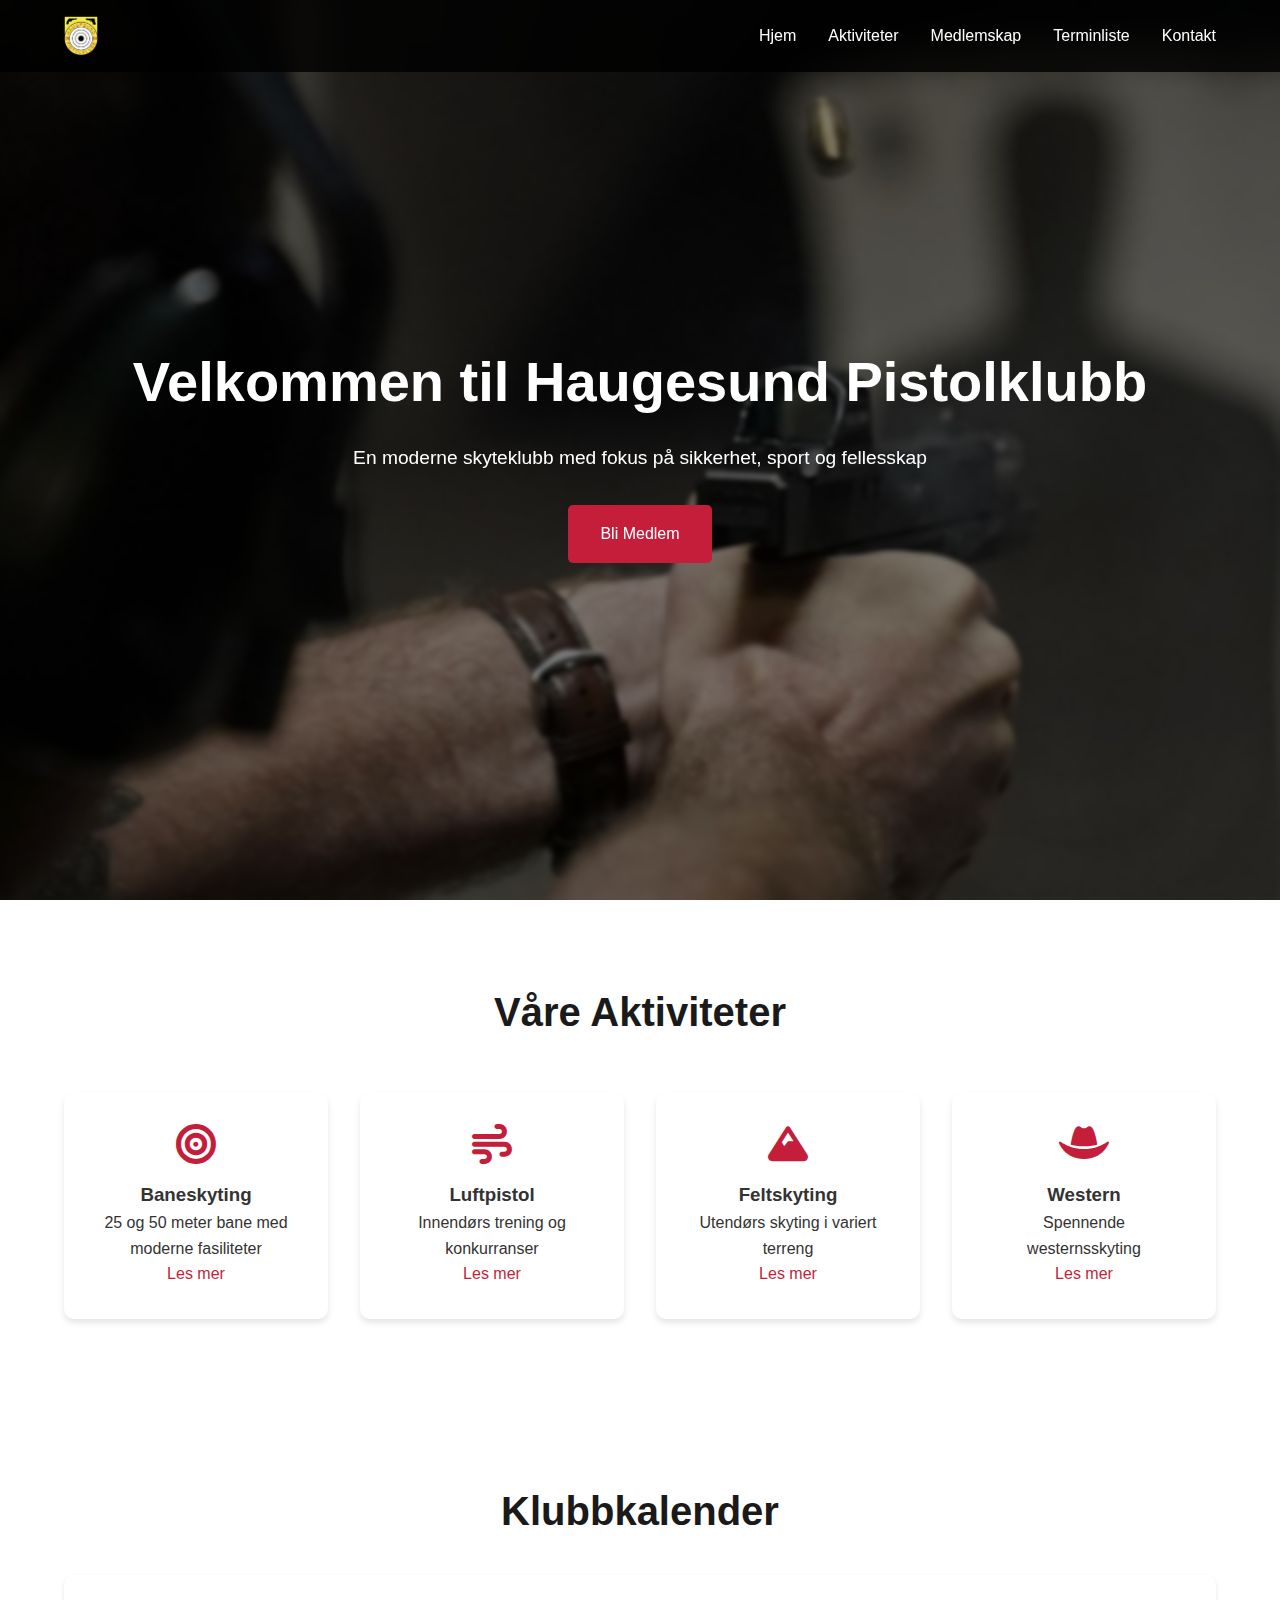
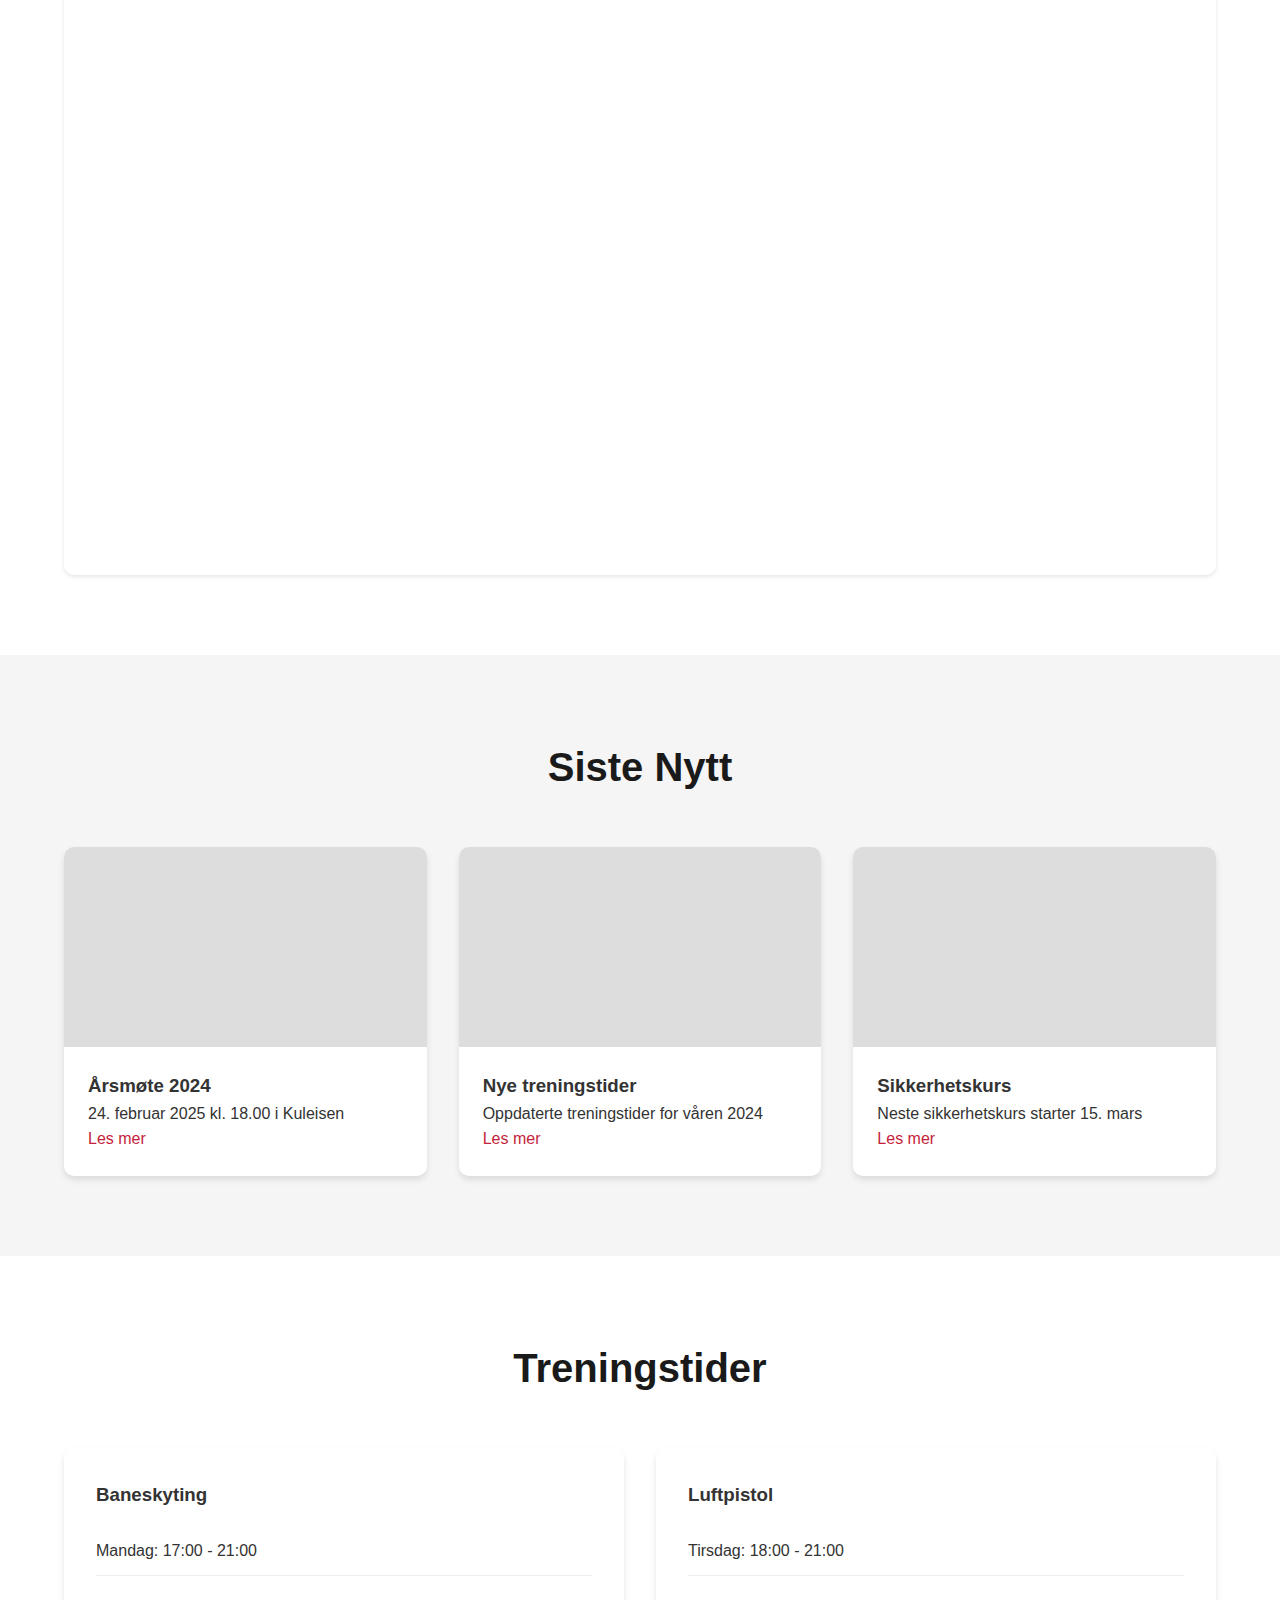
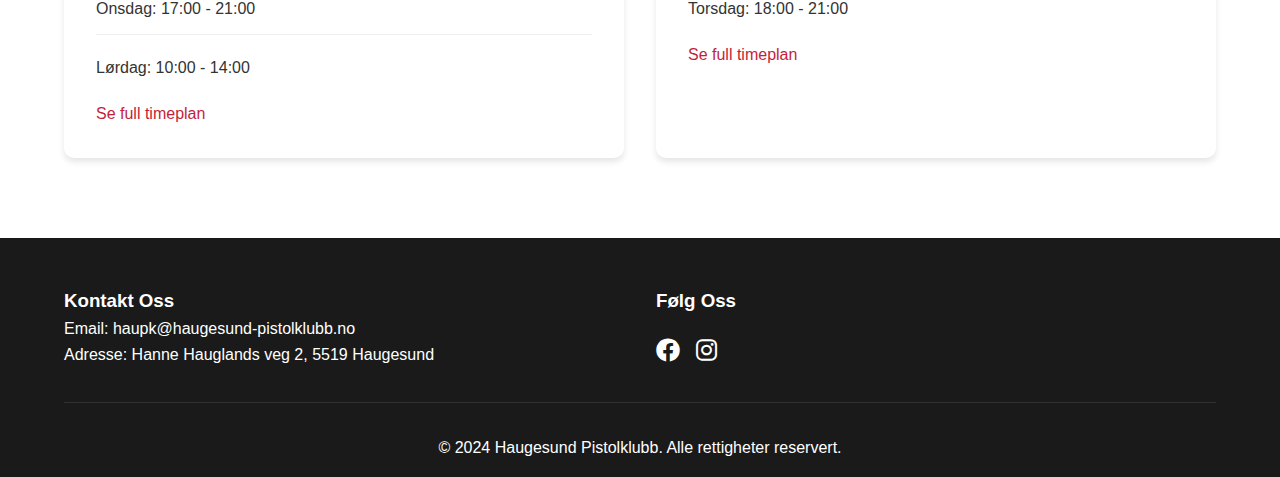
<file: index.html>
<!DOCTYPE html>
<html lang="no">
<head>
    <meta charset="UTF-8">
    <meta name="viewport" content="width=device-width, initial-scale=1.0">
    <title>Haugesund Pistolklubb</title>
    <link rel="stylesheet" href="styles.css">
    <link rel="stylesheet" href="https://cdnjs.cloudflare.com/ajax/libs/font-awesome/6.0.0/css/all.min.css">
    <link rel="icon" type="image/png" href="images/logo.png">
</head>
<body>
    <header class="main-header">
        <nav class="navbar">
            <div class="logo">
                <a href="index.html">
                    <img src="images/logo.png" alt="HPK Logo">
                    <h1>HPK</h1>
                </a>
            </div>
            <div class="nav-links">
                <a href="index.html">Hjem</a>
                <a href="activities.html">Aktiviteter</a>
                <a href="membership.html">Medlemskap</a>
                <a href="schedule.html">Terminliste</a>
                <a href="contact.html">Kontakt</a>
            </div>
            <div class="mobile-menu-btn">
                <i class="fas fa-bars"></i>
            </div>
        </nav>
        <div class="hero">
            <h1>Velkommen til Haugesund Pistolklubb</h1>
            <p>En moderne skyteklubb med fokus på sikkerhet, sport og fellesskap</p>
            <a href="membership.html" class="cta-button">Bli Medlem</a>
        </div>
    </header>

    <main>
        <section id="activities" class="activities-section">
            <h2>Våre Aktiviteter</h2>
            <div class="activities-grid">
                <div class="activity-card">
                    <i class="fas fa-bullseye"></i>
                    <h3>Baneskyting</h3>
                    <p>25 og 50 meter bane med moderne fasiliteter</p>
                    <a href="activities.html#baneskyting" class="read-more">Les mer</a>
                </div>
                <div class="activity-card">
                    <i class="fas fa-wind"></i>
                    <h3>Luftpistol</h3>
                    <p>Innendørs trening og konkurranser</p>
                    <a href="activities.html#luftpistol" class="read-more">Les mer</a>
                </div>
                <div class="activity-card">
                    <i class="fas fa-mountain"></i>
                    <h3>Feltskyting</h3>
                    <p>Utendørs skyting i variert terreng</p>
                    <a href="activities.html#feltskyting" class="read-more">Les mer</a>
                </div>
                <div class="activity-card">
                    <i class="fas fa-hat-cowboy"></i>
                    <h3>Western</h3>
                    <p>Spennende westernsskyting</p>
                    <a href="activities.html#western" class="read-more">Les mer</a>
                </div>
            </div>
        </section>

        <section id="calendar" class="calendar-section">
            <h2>Klubbkalender</h2>
            <div class="calendar-container">
                <iframe src="https://calendar.google.com/calendar/u/0/embed?src=haugesundpk@gmail.com&amp;ctz=Europe/Oslo" style="border:0;width:100%;height:600px;" allowfullscreen="" loading="lazy" referrerpolicy="no-referrer-when-downgrade"></iframe>
            </div>
        </section>

        <section id="news" class="news-section">
            <h2>Siste Nytt</h2>
            <div class="news-grid">
                <article class="news-card">
                    <div class="news-image"></div>
                    <div class="news-content">
                        <h3>Årsmøte 2024</h3>
                        <p>24. februar 2025 kl. 18.00 i Kuleisen</p>
                        <a href="news.html#arsmote-2024" class="read-more">Les mer</a>
                    </div>
                </article>
                <article class="news-card">
                    <div class="news-image"></div>
                    <div class="news-content">
                        <h3>Nye treningstider</h3>
                        <p>Oppdaterte treningstider for våren 2024</p>
                        <a href="schedule.html" class="read-more">Les mer</a>
                    </div>
                </article>
                <article class="news-card">
                    <div class="news-image"></div>
                    <div class="news-content">
                        <h3>Sikkerhetskurs</h3>
                        <p>Neste sikkerhetskurs starter 15. mars</p>
                        <a href="membership.html#sikkerhetskurs" class="read-more">Les mer</a>
                    </div>
                </article>
            </div>
        </section>

        <section id="training" class="training-section">
            <h2>Treningstider</h2>
            <div class="schedule-container">
                <div class="schedule-card">
                    <h3>Baneskyting</h3>
                    <ul>
                        <li>Mandag: 17:00 - 21:00</li>
                        <li>Onsdag: 17:00 - 21:00</li>
                        <li>Lørdag: 10:00 - 14:00</li>
                    </ul>
                    <a href="schedule.html" class="read-more">Se full timeplan</a>
                </div>
                <div class="schedule-card">
                    <h3>Luftpistol</h3>
                    <ul>
                        <li>Tirsdag: 18:00 - 21:00</li>
                        <li>Torsdag: 18:00 - 21:00</li>
                    </ul>
                    <a href="schedule.html" class="read-more">Se full timeplan</a>
                </div>
            </div>
        </section>
    </main>

    <footer>
        <div class="footer-content">
            <div class="footer-section">
                <h3>Kontakt Oss</h3>
                <p>Email: haupk@haugesund-pistolklubb.no</p>
                <p>Adresse: Hanne Hauglands veg 2, 5519 Haugesund</p>
            </div>
            <div class="footer-section">
                <h3>Følg Oss</h3>
                <div class="social-links">
                    <a href="#"><i class="fab fa-facebook"></i></a>
                    <a href="#"><i class="fab fa-instagram"></i></a>
                </div>
            </div>
        </div>
        <div class="footer-bottom">
            <p>&copy; 2024 Haugesund Pistolklubb. Alle rettigheter reservert.</p>
        </div>
    </footer>

    <script src="script.js"></script>
</body>
</html>
</file>
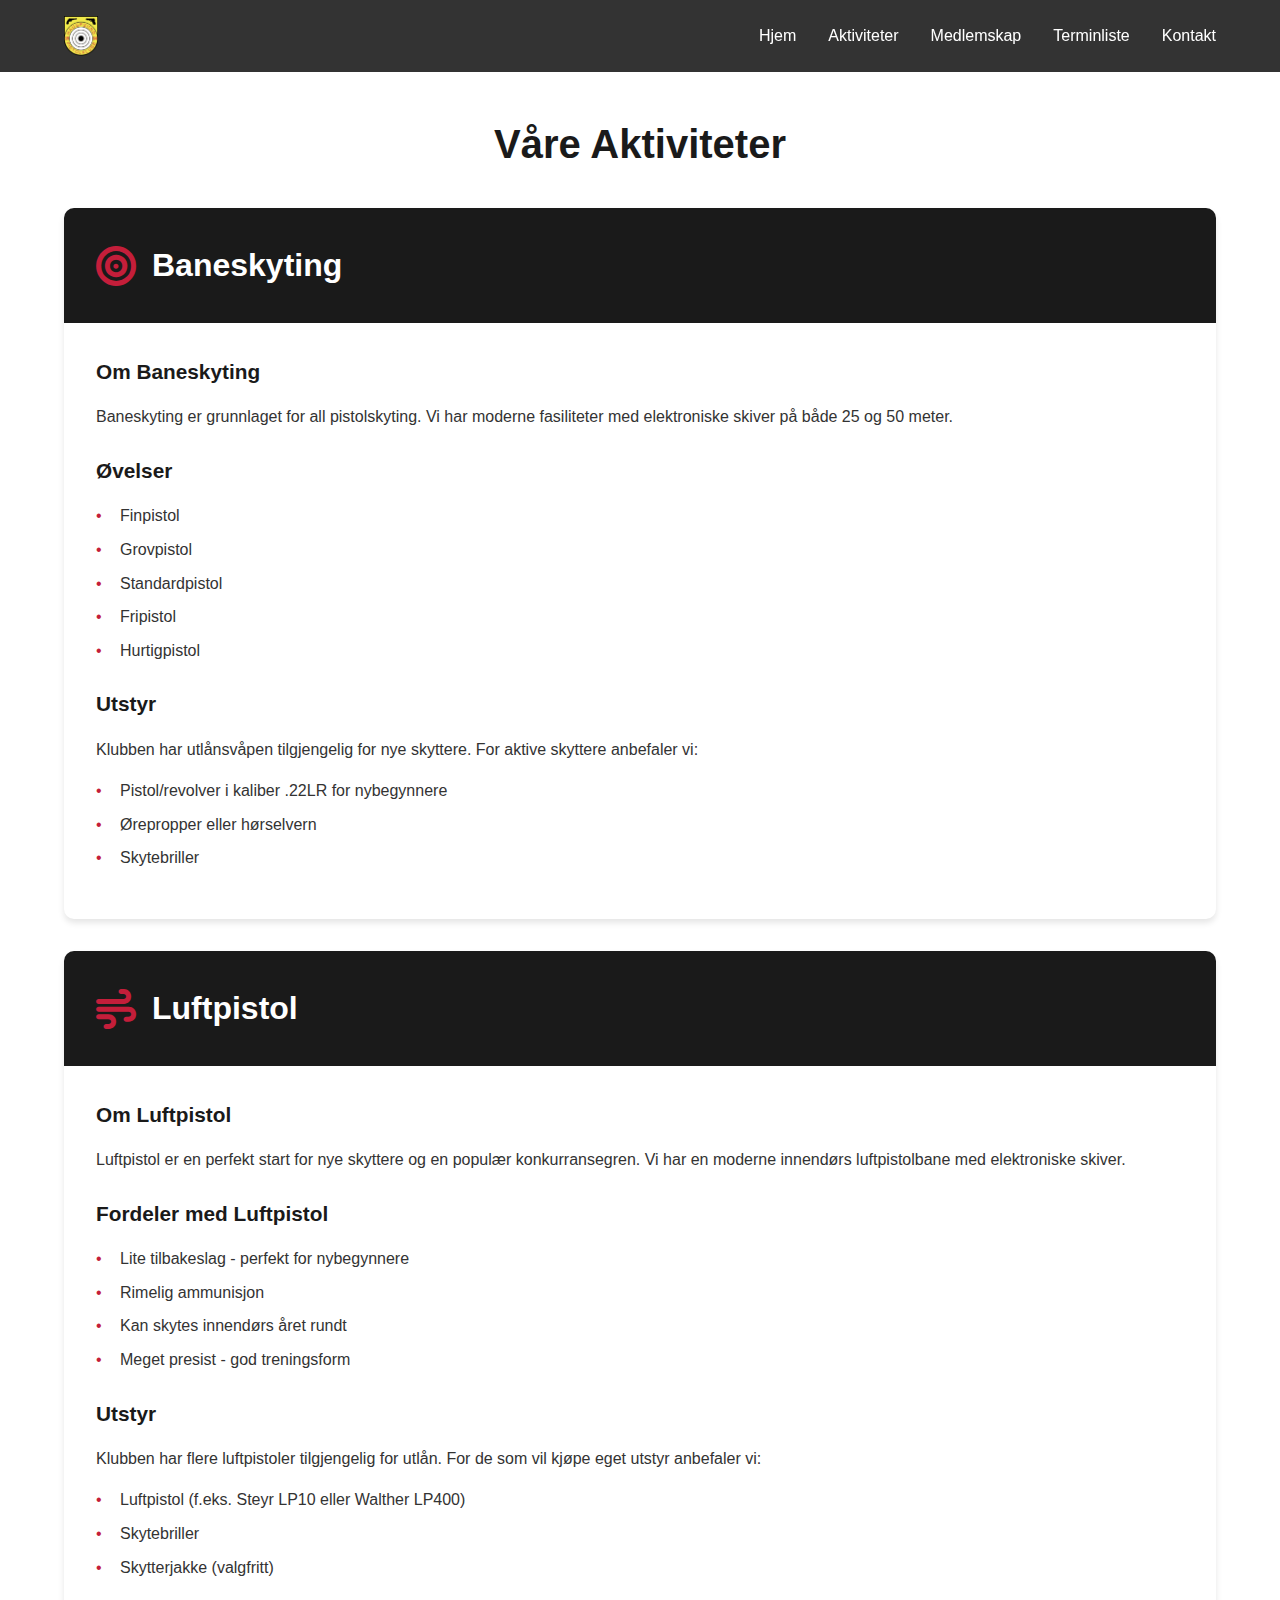
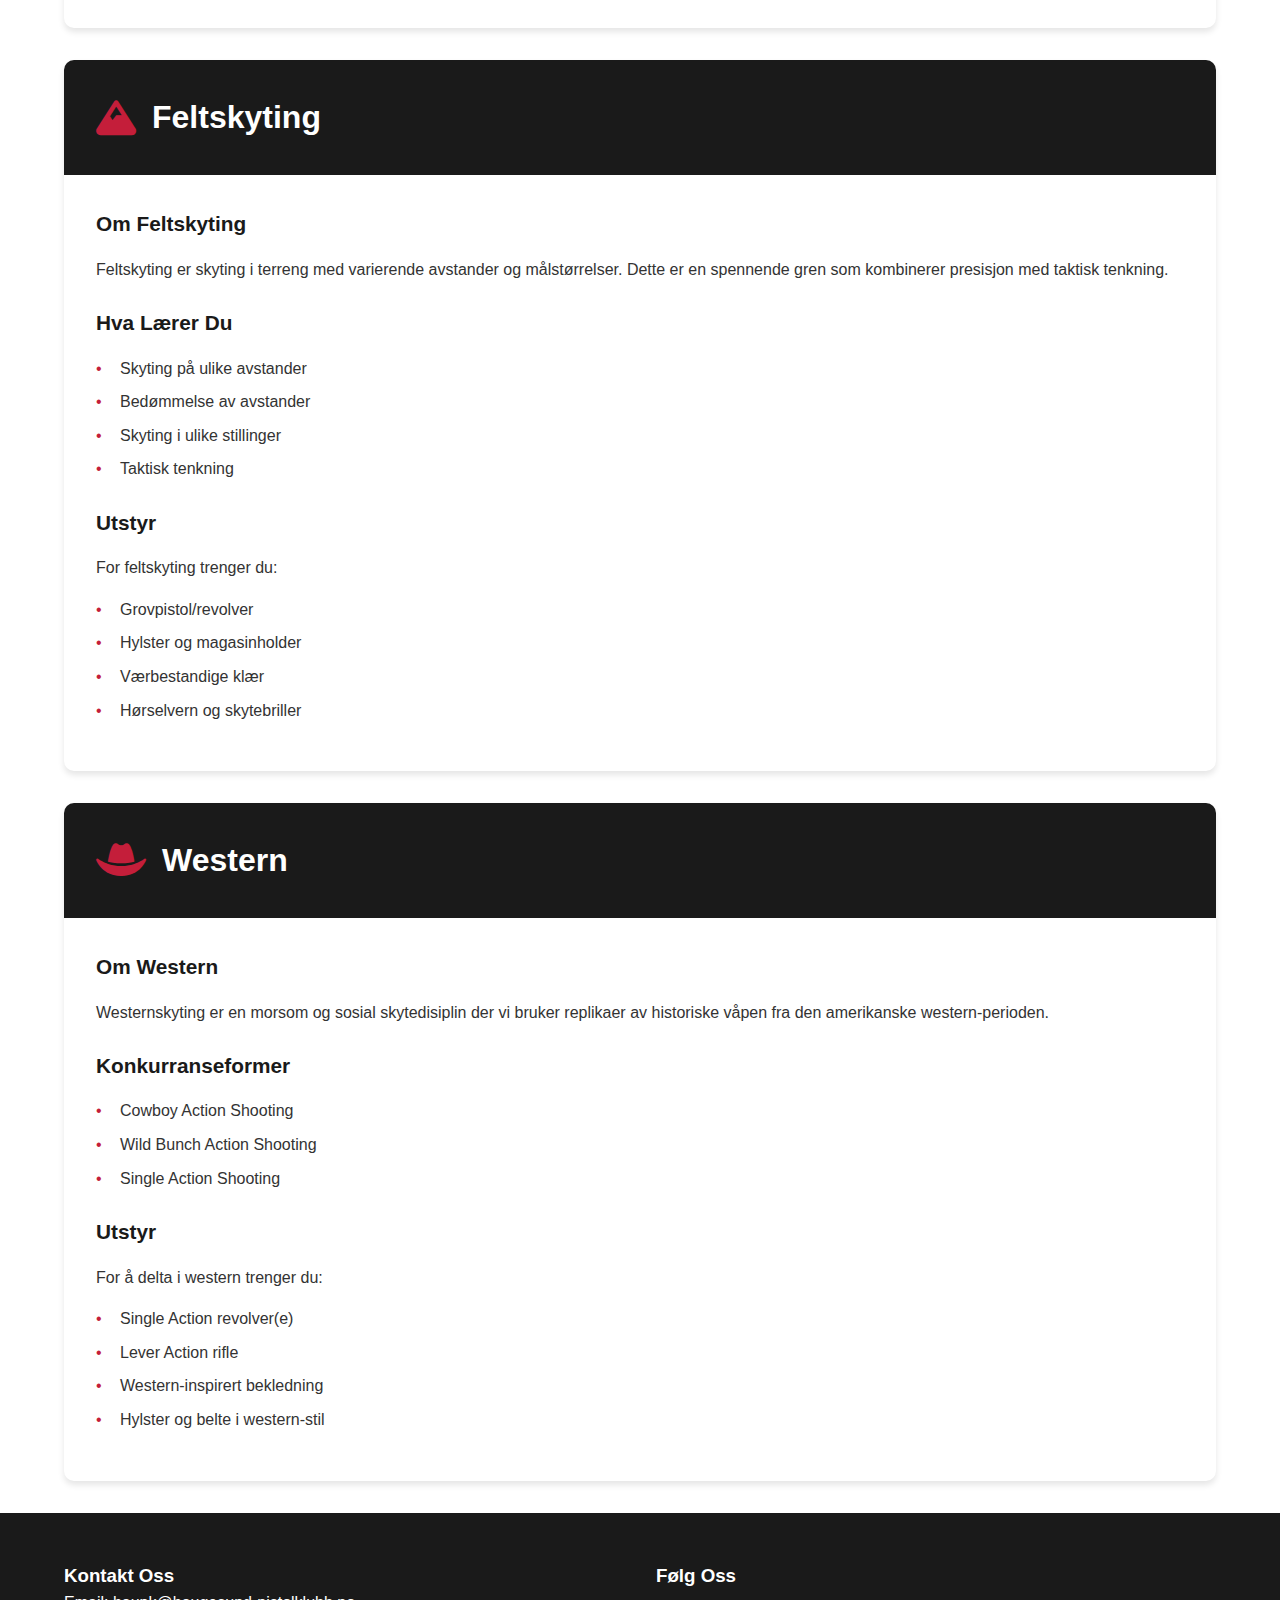
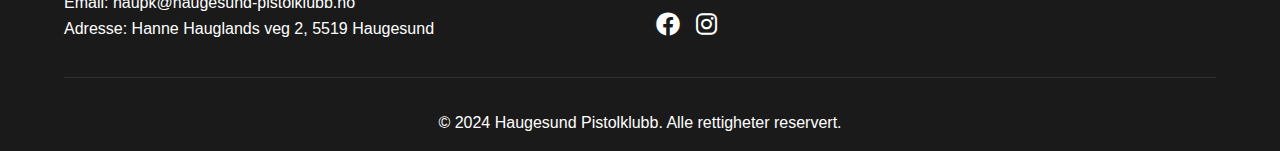
<file: activities.html>
<!DOCTYPE html>
<html lang="no">
<head>
    <meta charset="UTF-8">
    <meta name="viewport" content="width=device-width, initial-scale=1.0">
    <title>Aktiviteter - Haugesund Pistolklubb</title>
    <link rel="stylesheet" href="styles.css">
    <link rel="stylesheet" href="https://cdnjs.cloudflare.com/ajax/libs/font-awesome/6.0.0/css/all.min.css">
    <link rel="icon" type="image/png" href="images/logo.png">
</head>
<body>
    <nav class="navbar">
        <div class="logo">
            <a href="index.html">
                <img src="images/logo.png" alt="HPK Logo">
                <h1>HPK</h1>
            </a>
        </div>
        <div class="nav-links">
            <a href="index.html">Hjem</a>
            <a href="activities.html">Aktiviteter</a>
            <a href="membership.html">Medlemskap</a>
            <a href="schedule.html">Terminliste</a>
            <a href="contact.html">Kontakt</a>
        </div>
        <div class="mobile-menu-btn">
            <i class="fas fa-bars"></i>
        </div>
    </nav>

    <main class="page-content">
        <h1>Våre Aktiviteter</h1>

        <section id="baneskyting" class="activity-detail">
            <div class="activity-header">
                <i class="fas fa-bullseye"></i>
                <h2>Baneskyting</h2>
            </div>
            <div class="activity-content">
                <div class="activity-info">
                    <h3>Om Baneskyting</h3>
                    <p>Baneskyting er grunnlaget for all pistolskyting. Vi har moderne fasiliteter med elektroniske skiver på både 25 og 50 meter.</p>
                    
                    <h3>Øvelser</h3>
                    <ul>
                        <li>Finpistol</li>
                        <li>Grovpistol</li>
                        <li>Standardpistol</li>
                        <li>Fripistol</li>
                        <li>Hurtigpistol</li>
                    </ul>

                    <h3>Utstyr</h3>
                    <p>Klubben har utlånsvåpen tilgjengelig for nye skyttere. For aktive skyttere anbefaler vi:</p>
                    <ul>
                        <li>Pistol/revolver i kaliber .22LR for nybegynnere</li>
                        <li>Ørepropper eller hørselvern</li>
                        <li>Skytebriller</li>
                    </ul>
                </div>
            </div>
        </section>

        <section id="luftpistol" class="activity-detail">
            <div class="activity-header">
                <i class="fas fa-wind"></i>
                <h2>Luftpistol</h2>
            </div>
            <div class="activity-content">
                <div class="activity-info">
                    <h3>Om Luftpistol</h3>
                    <p>Luftpistol er en perfekt start for nye skyttere og en populær konkurransegren. Vi har en moderne innendørs luftpistolbane med elektroniske skiver.</p>
                    
                    <h3>Fordeler med Luftpistol</h3>
                    <ul>
                        <li>Lite tilbakeslag - perfekt for nybegynnere</li>
                        <li>Rimelig ammunisjon</li>
                        <li>Kan skytes innendørs året rundt</li>
                        <li>Meget presist - god treningsform</li>
                    </ul>

                    <h3>Utstyr</h3>
                    <p>Klubben har flere luftpistoler tilgjengelig for utlån. For de som vil kjøpe eget utstyr anbefaler vi:</p>
                    <ul>
                        <li>Luftpistol (f.eks. Steyr LP10 eller Walther LP400)</li>
                        <li>Skytebriller</li>
                        <li>Skytterjakke (valgfritt)</li>
                    </ul>
                </div>
            </div>
        </section>

        <section id="feltskyting" class="activity-detail">
            <div class="activity-header">
                <i class="fas fa-mountain"></i>
                <h2>Feltskyting</h2>
            </div>
            <div class="activity-content">
                <div class="activity-info">
                    <h3>Om Feltskyting</h3>
                    <p>Feltskyting er skyting i terreng med varierende avstander og målstørrelser. Dette er en spennende gren som kombinerer presisjon med taktisk tenkning.</p>
                    
                    <h3>Hva Lærer Du</h3>
                    <ul>
                        <li>Skyting på ulike avstander</li>
                        <li>Bedømmelse av avstander</li>
                        <li>Skyting i ulike stillinger</li>
                        <li>Taktisk tenkning</li>
                    </ul>

                    <h3>Utstyr</h3>
                    <p>For feltskyting trenger du:</p>
                    <ul>
                        <li>Grovpistol/revolver</li>
                        <li>Hylster og magasinholder</li>
                        <li>Værbestandige klær</li>
                        <li>Hørselvern og skytebriller</li>
                    </ul>
                </div>
            </div>
        </section>

        <section id="western" class="activity-detail">
            <div class="activity-header">
                <i class="fas fa-hat-cowboy"></i>
                <h2>Western</h2>
            </div>
            <div class="activity-content">
                <div class="activity-info">
                    <h3>Om Western</h3>
                    <p>Westernskyting er en morsom og sosial skytedisiplin der vi bruker replikaer av historiske våpen fra den amerikanske western-perioden.</p>
                    
                    <h3>Konkurranseformer</h3>
                    <ul>
                        <li>Cowboy Action Shooting</li>
                        <li>Wild Bunch Action Shooting</li>
                        <li>Single Action Shooting</li>
                    </ul>

                    <h3>Utstyr</h3>
                    <p>For å delta i western trenger du:</p>
                    <ul>
                        <li>Single Action revolver(e)</li>
                        <li>Lever Action rifle</li>
                        <li>Western-inspirert bekledning</li>
                        <li>Hylster og belte i western-stil</li>
                    </ul>
                </div>
            </div>
        </section>
    </main>

    <footer>
        <div class="footer-content">
            <div class="footer-section">
                <h3>Kontakt Oss</h3>
                <p>Email: haupk@haugesund-pistolklubb.no</p>
                <p>Adresse: Hanne Hauglands veg 2, 5519 Haugesund</p>
            </div>
            <div class="footer-section">
                <h3>Følg Oss</h3>
                <div class="social-links">
                    <a href="#"><i class="fab fa-facebook"></i></a>
                    <a href="#"><i class="fab fa-instagram"></i></a>
                </div>
            </div>
        </div>
        <div class="footer-bottom">
            <p>&copy; 2024 Haugesund Pistolklubb. Alle rettigheter reservert.</p>
        </div>
    </footer>

    <script src="script.js"></script>
</body>
</html>
</file>
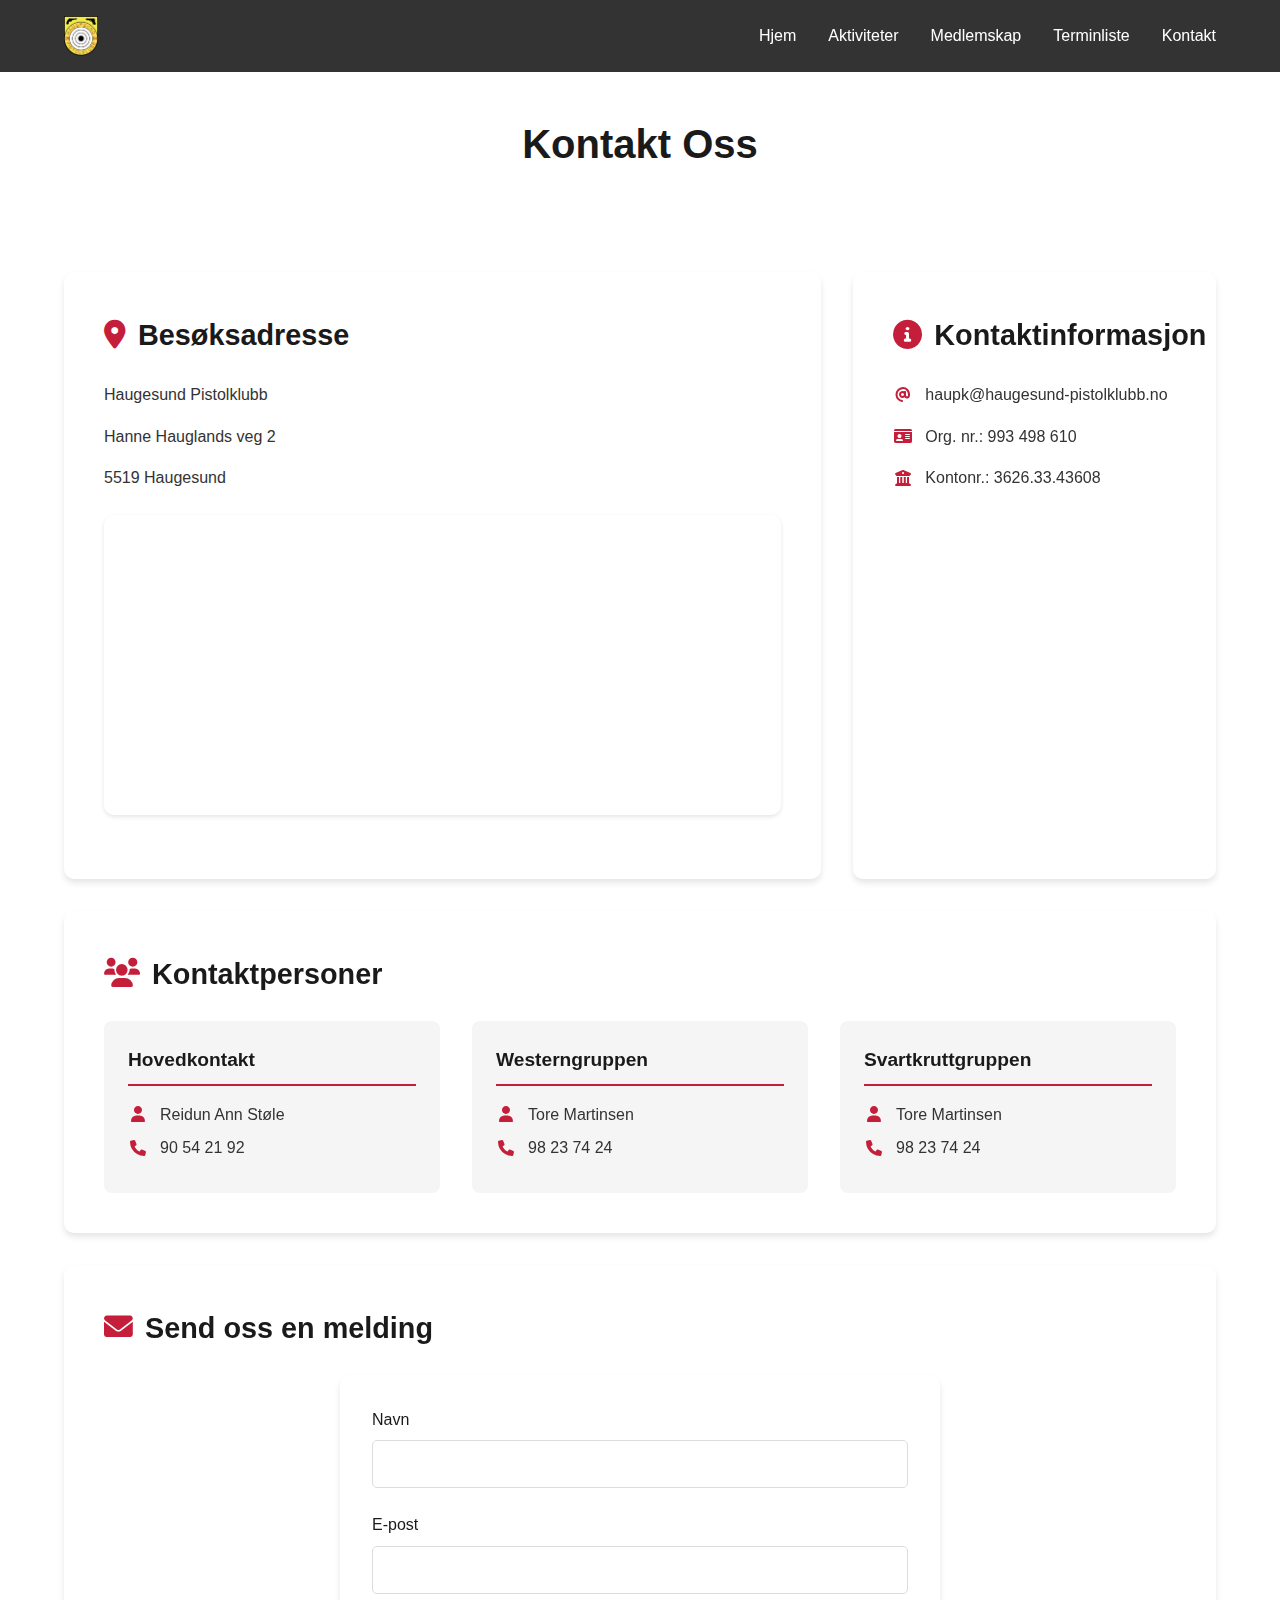
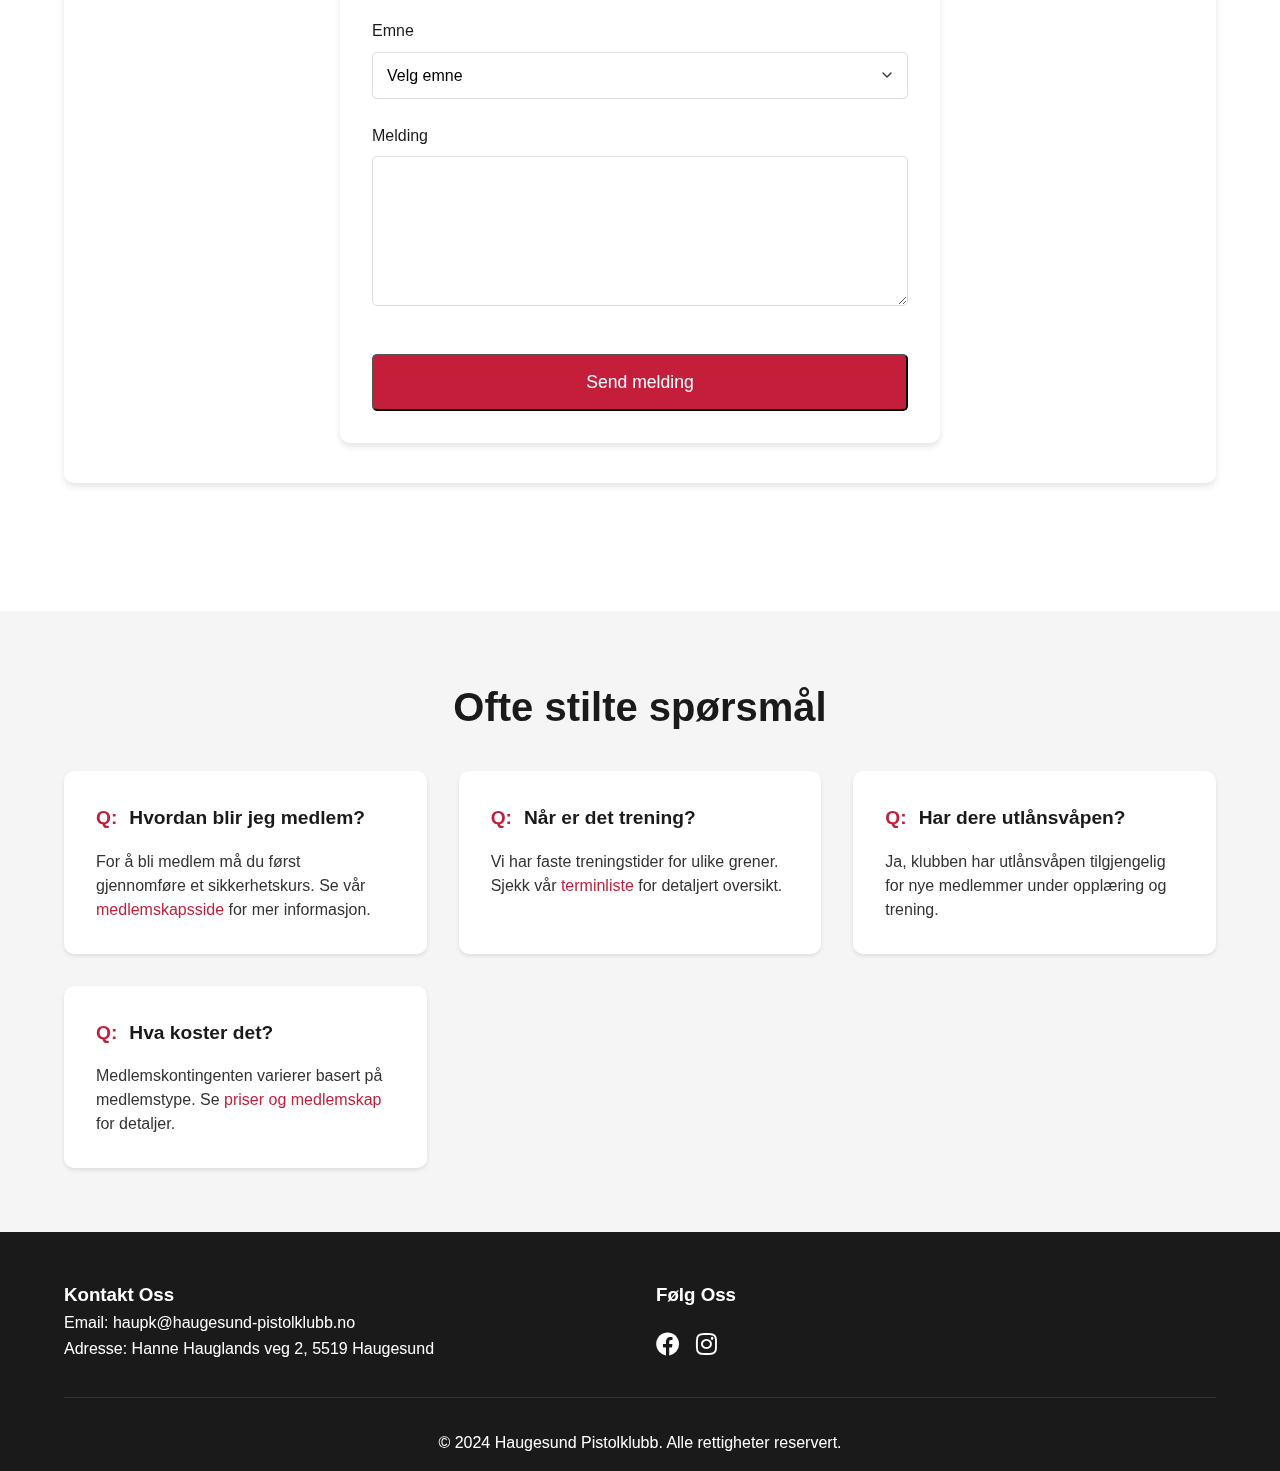
<file: contact.html>
<!DOCTYPE html>
<html lang="no">
<head>
    <meta charset="UTF-8">
    <meta name="viewport" content="width=device-width, initial-scale=1.0">
    <title>Kontakt Oss - Haugesund Pistolklubb</title>
    <link rel="stylesheet" href="styles.css">
    <link rel="stylesheet" href="https://cdnjs.cloudflare.com/ajax/libs/font-awesome/6.0.0/css/all.min.css">
    <link rel="icon" type="image/png" href="images/logo.png">
</head>
<body>
    <nav class="navbar">
        <div class="logo">
            <a href="index.html">
                <img src="images/logo.png" alt="HPK Logo">
                <h1>HPK</h1>
            </a>
        </div>
        <div class="nav-links">
            <a href="index.html">Hjem</a>
            <a href="activities.html">Aktiviteter</a>
            <a href="membership.html">Medlemskap</a>
            <a href="schedule.html">Terminliste</a>
            <a href="contact.html">Kontakt</a>
        </div>
        <div class="mobile-menu-btn">
            <i class="fas fa-bars"></i>
        </div>
    </nav>

    <main class="page-content">
        <h1>Kontakt Oss</h1>

        <section class="contact-section">
            <div class="contact-info-grid">
                <!-- First row -->
                <div class="info-card location">
                    <h2><i class="fas fa-map-marker-alt"></i> Besøksadresse</h2>
                    <p>Haugesund Pistolklubb</p>
                    <p>Hanne Hauglands veg 2</p>
                    <p>5519 Haugesund</p>
                    <div class="map-container">
                        <iframe 
                            src="https://www.google.com/maps/embed?pb=!1m18!1m12!1m3!1d2022.8876935233844!2d5.2986673!3d59.3778799!2m3!1f0!2f0!3f0!3m2!1i1024!2i768!4f13.1!3m3!1m2!1s0x463b9f6797f893f9%3A0xf28c12f1d3813235!2sHanne%20Hauglands%20veg%202%2C%205519%20Haugesund!5e0!3m2!1sno!2sno!4v1708502400000!5m2!1sno!2sno" 
                            allowfullscreen="" 
                            loading="lazy" 
                            referrerpolicy="no-referrer-when-downgrade">
                        </iframe>
                    </div>
                </div>

                <div class="info-card contact-details">
                    <h2><i class="fas fa-info-circle"></i> Kontaktinformasjon</h2>
                    <div class="contact-details-content">
                        <p><i class="fas fa-at"></i>haupk@haugesund-pistolklubb.no</p>
                        <p><i class="fas fa-id-card"></i> Org. nr.: 993 498 610</p>
                        <p><i class="fas fa-university"></i> Kontonr.: 3626.33.43608</p>
                    </div>
                </div>

                <!-- Second row -->
                <div class="info-card contact-persons">
                    <h2><i class="fas fa-users"></i> Kontaktpersoner</h2>
                    <div class="contact-persons-grid">
                        <div class="contact-person">
                            <h3>Hovedkontakt</h3>
                            <p><i class="fas fa-user"></i> Reidun Ann Støle</p>
                            <p><i class="fas fa-phone"></i> 90 54 21 92</p>
                        </div>
                        <div class="contact-person">
                            <h3>Westerngruppen</h3>
                            <p><i class="fas fa-user"></i> Tore Martinsen</p>
                            <p><i class="fas fa-phone"></i> 98 23 74 24</p>
                        </div>
                        <div class="contact-person">
                            <h3>Svartkruttgruppen</h3>
                            <p><i class="fas fa-user"></i> Tore Martinsen</p>
                            <p><i class="fas fa-phone"></i> 98 23 74 24</p>
                        </div>
                    </div>
                </div>

                <!-- Third row -->
                <div class="info-card contact-form-card">
                    <h2><i class="fas fa-envelope"></i> Send oss en melding</h2>
                    <form id="contact-form" class="contact-form">
                        <div class="form-group">
                            <label for="name">Navn</label>
                            <input type="text" id="name" name="name" required>
                        </div>
                        <div class="form-group">
                            <label for="email">E-post</label>
                            <input type="email" id="email" name="email" required>
                        </div>
                        <div class="form-group">
                            <label for="subject">Emne</label>
                            <select id="subject" name="subject" required>
                                <option value="">Velg emne</option>
                                <option value="general">Generell henvendelse</option>
                                <option value="membership">Medlemskap</option>
                                <option value="training">Trening og kurs</option>
                                <option value="competition">Konkurranser</option>
                                <option value="western">Western/Svartkrutt</option>
                                <option value="other">Annet</option>
                            </select>
                        </div>
                        <div class="form-group">
                            <label for="message">Melding</label>
                            <textarea id="message" name="message" rows="6" required></textarea>
                        </div>
                        <button type="submit" class="cta-button">Send melding</button>
                    </form>
                </div>
            </div>
        </section>

        <section class="faq-section">
            <h2>Ofte stilte spørsmål</h2>
            <div class="faq-grid">
                <div class="faq-card">
                    <h3>Hvordan blir jeg medlem?</h3>
                    <p>For å bli medlem må du først gjennomføre et sikkerhetskurs. Se vår <a href="membership.html">medlemskapsside</a> for mer informasjon.</p>
                </div>
                <div class="faq-card">
                    <h3>Når er det trening?</h3>
                    <p>Vi har faste treningstider for ulike grener. Sjekk vår <a href="schedule.html">terminliste</a> for detaljert oversikt.</p>
                </div>
                <div class="faq-card">
                    <h3>Har dere utlånsvåpen?</h3>
                    <p>Ja, klubben har utlånsvåpen tilgjengelig for nye medlemmer under opplæring og trening.</p>
                </div>
                <div class="faq-card">
                    <h3>Hva koster det?</h3>
                    <p>Medlemskontingenten varierer basert på medlemstype. Se <a href="membership.html">priser og medlemskap</a> for detaljer.</p>
                </div>
            </div>
        </section>
    </main>

    <footer>
        <div class="footer-content">
            <div class="footer-section">
                <h3>Kontakt Oss</h3>
                <p>Email: haupk@haugesund-pistolklubb.no</p>
                <p>Adresse: Hanne Hauglands veg 2, 5519 Haugesund</p>
            </div>
            <div class="footer-section">
                <h3>Følg Oss</h3>
                <div class="social-links">
                    <a href="#"><i class="fab fa-facebook"></i></a>
                    <a href="#"><i class="fab fa-instagram"></i></a>
                </div>
            </div>
        </div>
        <div class="footer-bottom">
            <p>&copy; 2024 Haugesund Pistolklubb. Alle rettigheter reservert.</p>
        </div>
    </footer>

    <script src="script.js"></script>
</body>
</html>
</file>
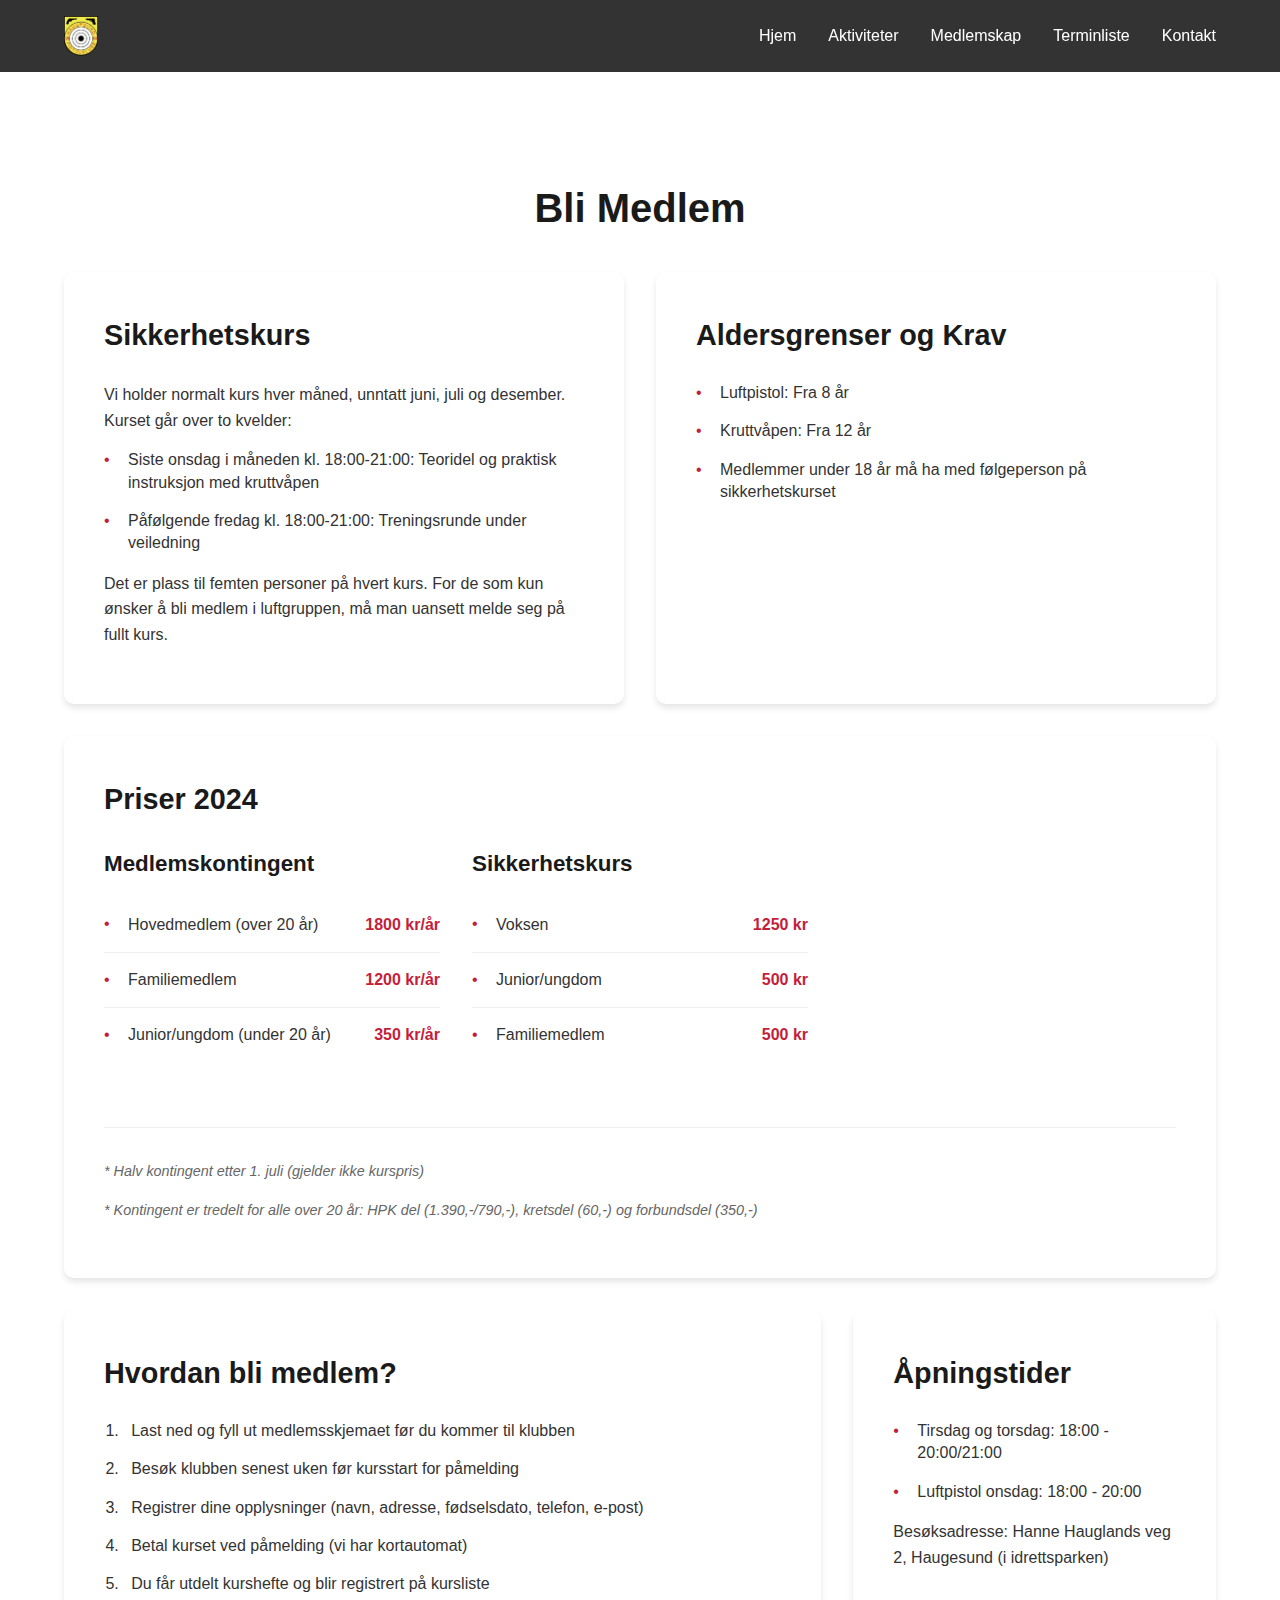
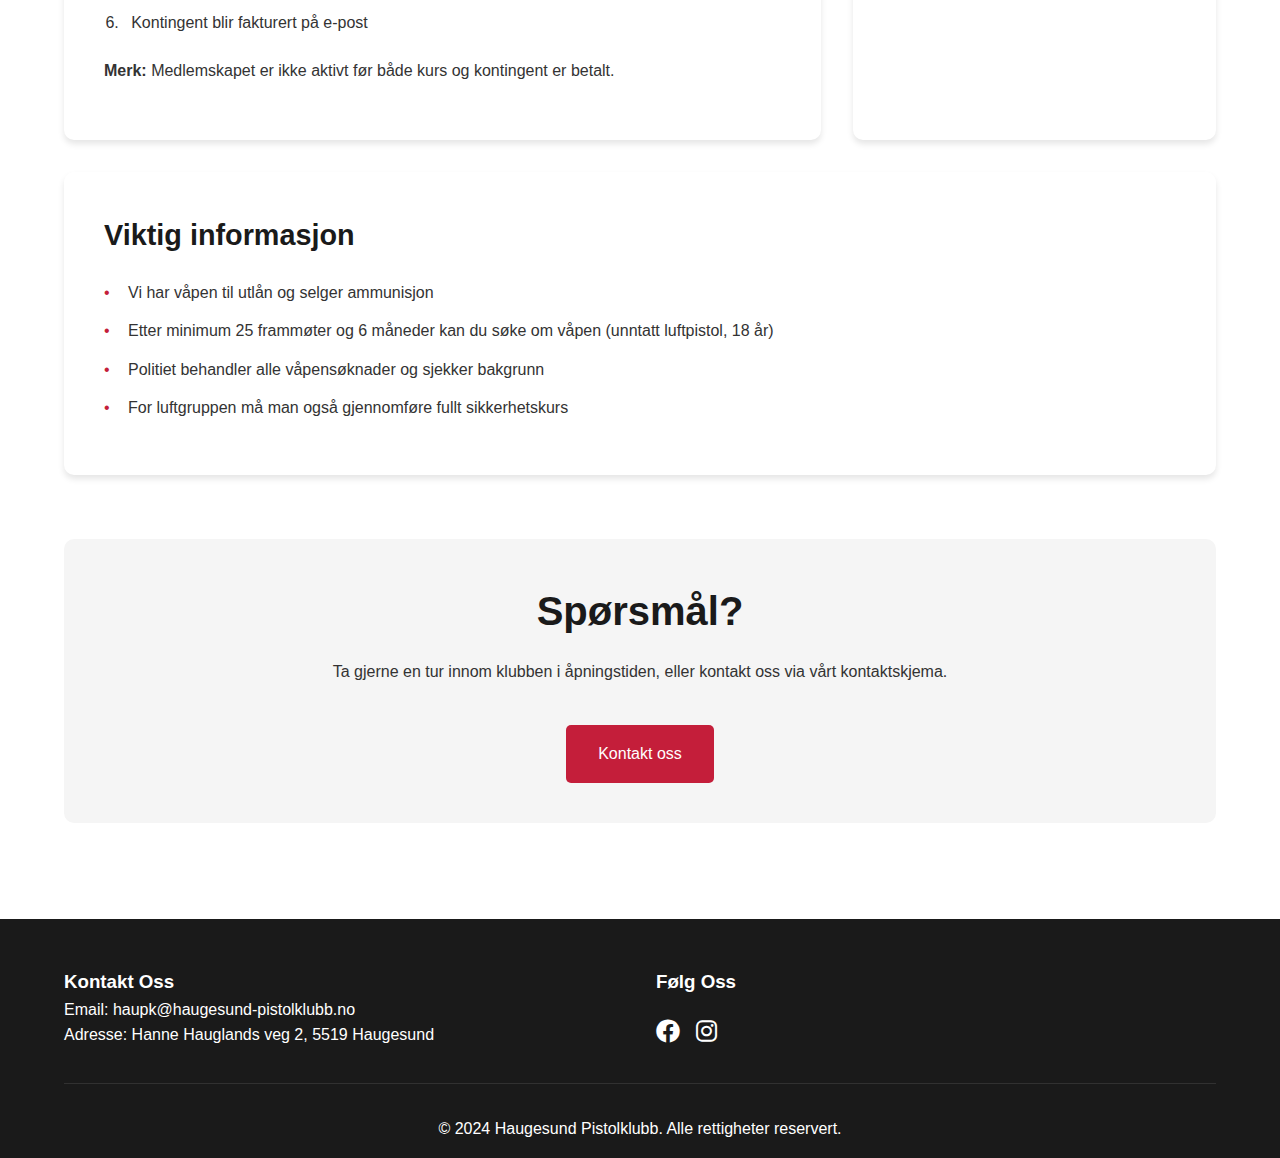
<file: membership.html>
<!DOCTYPE html>
<html lang="no">
<head>
    <meta charset="UTF-8">
    <meta name="viewport" content="width=device-width, initial-scale=1.0">
    <title>Bli Medlem - Haugesund Pistolklubb</title>
    <link rel="stylesheet" href="styles.css">
    <link rel="stylesheet" href="https://cdnjs.cloudflare.com/ajax/libs/font-awesome/6.0.0/css/all.min.css">
    <link rel="icon" type="image/png" href="images/logo.png">
</head>
<body>
    <nav class="navbar">
        <div class="logo">
            <a href="index.html">
                <img src="images/logo.png" alt="HPK Logo">
                <h1>HPK</h1>
            </a>
        </div>
        <ul class="nav-links">
            <li><a href="index.html">Hjem</a></li>
            <li><a href="activities.html">Aktiviteter</a></li>
            <li><a href="membership.html">Medlemskap</a></li>
            <li><a href="schedule.html">Terminliste</a></li>
            <li><a href="contact.html">Kontakt</a></li>
        </ul>
        <div class="mobile-menu-btn">
            <i class="fas fa-bars"></i>
        </div>
    </nav>

    <main class="page-content">
        <section class="membership-section">
            <h1>Bli Medlem</h1>
            
            <div class="membership-info">
                <div class="info-card safety-course">
                    <h2>Sikkerhetskurs</h2>
                    <p>Vi holder normalt kurs hver måned, unntatt juni, juli og desember. Kurset går over to kvelder:</p>
                    <ul>
                        <li>Siste onsdag i måneden kl. 18:00-21:00: Teoridel og praktisk instruksjon med kruttvåpen</li>
                        <li>Påfølgende fredag kl. 18:00-21:00: Treningsrunde under veiledning</li>
                    </ul>
                    <p>Det er plass til femten personer på hvert kurs. For de som kun ønsker å bli medlem i luftgruppen, må man uansett melde seg på fullt kurs.</p>
                </div>

                <div class="info-card age-limits">
                    <h2>Aldersgrenser og Krav</h2>
                    <ul>
                        <li>Luftpistol: Fra 8 år</li>
                        <li>Kruttvåpen: Fra 12 år</li>
                        <li>Medlemmer under 18 år må ha med følgeperson på sikkerhetskurset</li>
                    </ul>
                </div>

                <div class="info-card prices">
                    <h2>Priser 2024</h2>
                    <div class="prices-container">
                        <div>
                            <h3>Medlemskontingent</h3>
                            <ul class="price-list">
                                <li>
                                    <span class="price-category">Hovedmedlem (over 20 år)</span>
                                    <span class="price">1800 kr/år</span>
                                </li>
                                <li>
                                    <span class="price-category">Familiemedlem</span>
                                    <span class="price">1200 kr/år</span>
                                </li>
                                <li>
                                    <span class="price-category">Junior/ungdom (under 20 år)</span>
                                    <span class="price">350 kr/år</span>
                                </li>
                            </ul>
                        </div>
                        <div>
                            <h3>Sikkerhetskurs</h3>
                            <ul class="price-list">
                                <li>
                                    <span class="price-category">Voksen</span>
                                    <span class="price">1250 kr</span>
                                </li>
                                <li>
                                    <span class="price-category">Junior/ungdom</span>
                                    <span class="price">500 kr</span>
                                </li>
                                <li>
                                    <span class="price-category">Familiemedlem</span>
                                    <span class="price">500 kr</span>
                                </li>
                            </ul>
                        </div>
                        <div class="price-notes">
                            <p class="price-note">* Halv kontingent etter 1. juli (gjelder ikke kurspris)</p>
                            <p class="price-note">* Kontingent er tredelt for alle over 20 år: HPK del (1.390,-/790,-), kretsdel (60,-) og forbundsdel (350,-)</p>
                        </div>
                    </div>
                </div>

                <div class="info-card how-to-join">
                    <h2>Hvordan bli medlem?</h2>
                    <ol>
                        <li>Last ned og fyll ut medlemsskjemaet før du kommer til klubben</li>
                        <li>Besøk klubben senest uken før kursstart for påmelding</li>
                        <li>Registrer dine opplysninger (navn, adresse, fødselsdato, telefon, e-post)</li>
                        <li>Betal kurset ved påmelding (vi har kortautomat)</li>
                        <li>Du får utdelt kurshefte og blir registrert på kursliste</li>
                        <li>Kontingent blir fakturert på e-post</li>
                    </ol>
                    <p><strong>Merk:</strong> Medlemskapet er ikke aktivt før både kurs og kontingent er betalt.</p>
                </div>

                <div class="info-card opening-hours">
                    <h2>Åpningstider</h2>
                    <ul>
                        <li>Tirsdag og torsdag: 18:00 - 20:00/21:00</li>
                        <li>Luftpistol onsdag: 18:00 - 20:00</li>
                    </ul>
                    <p>Besøksadresse: Hanne Hauglands veg 2, Haugesund (i idrettsparken)</p>
                </div>

                <div class="info-card important-info">
                    <h2>Viktig informasjon</h2>
                    <ul>
                        <li>Vi har våpen til utlån og selger ammunisjon</li>
                        <li>Etter minimum 25 frammøter og 6 måneder kan du søke om våpen (unntatt luftpistol, 18 år)</li>
                        <li>Politiet behandler alle våpensøknader og sjekker bakgrunn</li>
                        <li>For luftgruppen må man også gjennomføre fullt sikkerhetskurs</li>
                    </ul>
                </div>

                <div class="contact-info">
                    <h2>Spørsmål?</h2>
                    <p>Ta gjerne en tur innom klubben i åpningstiden, eller kontakt oss via vårt kontaktskjema.</p>
                    <a href="contact.html" class="cta-button">Kontakt oss</a>
                </div>
            </div>
        </section>
    </main>

    <footer>
        <div class="footer-content">
            <div class="footer-section">
                <h3>Kontakt Oss</h3>
                <p>Email: haupk@haugesund-pistolklubb.no</p>
                <p>Adresse: Hanne Hauglands veg 2, 5519 Haugesund</p>
            </div>
            <div class="footer-section">
                <h3>Følg Oss</h3>
                <div class="social-links">
                    <a href="#"><i class="fab fa-facebook"></i></a>
                    <a href="#"><i class="fab fa-instagram"></i></a>
                </div>
            </div>
        </div>
        <div class="footer-bottom">
            <p>&copy; 2024 Haugesund Pistolklubb. Alle rettigheter reservert.</p>
        </div>
    </footer>

    <script src="script.js"></script>
</body>
</html>
</file>
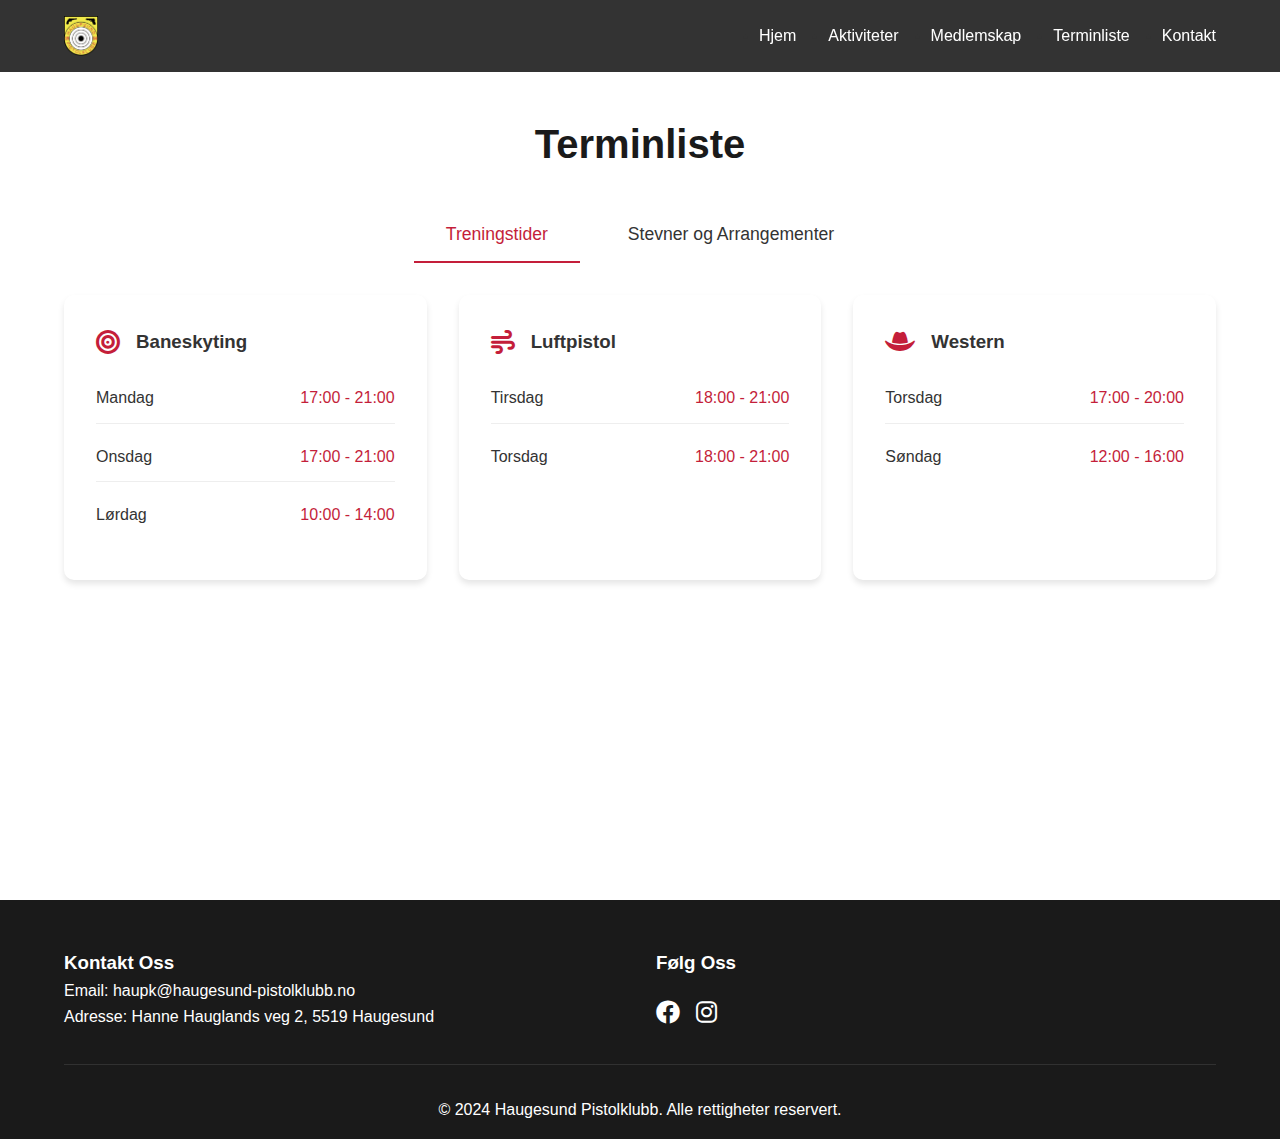
<file: schedule.html>
<!DOCTYPE html>
<html lang="no">
<head>
    <meta charset="UTF-8">
    <meta name="viewport" content="width=device-width, initial-scale=1.0">
    <title>Terminliste - Haugesund Pistolklubb</title>
    <link rel="stylesheet" href="styles.css">
    <link rel="stylesheet" href="https://cdnjs.cloudflare.com/ajax/libs/font-awesome/6.0.0/css/all.min.css">
    <link rel="icon" type="image/png" href="images/logo.png">
</head>
<body>
    <nav class="navbar">
        <div class="logo">
            <a href="index.html">
                <img src="images/logo.png" alt="HPK Logo">
                <h1>HPK</h1>
            </a>
        </div>
        <ul class="nav-links">
            <li><a href="index.html">Hjem</a></li>
            <li><a href="activities.html">Aktiviteter</a></li>
            <li><a href="membership.html">Medlemskap</a></li>
            <li><a href="schedule.html">Terminliste</a></li>
            <li><a href="contact.html">Kontakt</a></li>
        </ul>
        <div class="mobile-menu-btn">
            <i class="fas fa-bars"></i>
        </div>
    </nav>

    <main class="page-content">
        <h1>Terminliste</h1>

        <section class="schedule-section">
            <div class="schedule-tabs">
                <button class="tab-button active" data-tab="training">Treningstider</button>
                <button class="tab-button" data-tab="events">Stevner og Arrangementer</button>
            </div>

            <div id="training" class="tab-content active">
                <div class="schedule-grid">
                    <div class="schedule-card">
                        <div class="schedule-header">
                            <i class="fas fa-bullseye"></i>
                            <h3>Baneskyting</h3>
                        </div>
                        <ul>
                            <li>
                                <span class="day">Mandag</span>
                                <span class="time">17:00 - 21:00</span>
                            </li>
                            <li>
                                <span class="day">Onsdag</span>
                                <span class="time">17:00 - 21:00</span>
                            </li>
                            <li>
                                <span class="day">Lørdag</span>
                                <span class="time">10:00 - 14:00</span>
                            </li>
                        </ul>
                    </div>

                    <div class="schedule-card">
                        <div class="schedule-header">
                            <i class="fas fa-wind"></i>
                            <h3>Luftpistol</h3>
                        </div>
                        <ul>
                            <li>
                                <span class="day">Tirsdag</span>
                                <span class="time">18:00 - 21:00</span>
                            </li>
                            <li>
                                <span class="day">Torsdag</span>
                                <span class="time">18:00 - 21:00</span>
                            </li>
                        </ul>
                    </div>

                    <div class="schedule-card">
                        <div class="schedule-header">
                            <i class="fas fa-hat-cowboy"></i>
                            <h3>Western</h3>
                        </div>
                        <ul>
                            <li>
                                <span class="day">Torsdag</span>
                                <span class="time">17:00 - 20:00</span>
                            </li>
                            <li>
                                <span class="day">Søndag</span>
                                <span class="time">12:00 - 16:00</span>
                            </li>
                        </ul>
                    </div>
                </div>
            </div>

            <div id="events" class="tab-content">
                <div class="events-list">
                    <div class="event-card">
                        <div class="event-date">
                            <span class="date">24</span>
                            <span class="month">Feb</span>
                        </div>
                        <div class="event-details">
                            <h3>Årsmøte 2024</h3>
                            <p><i class="fas fa-clock"></i> 18:00</p>
                            <p><i class="fas fa-map-marker-alt"></i> Kuleisen, 2. etasje</p>
                            <p>Årlig medlemsmøte med gjennomgang av regnskap og valg av nytt styre.</p>
                        </div>
                    </div>

                    <div class="event-card">
                        <div class="event-date">
                            <span class="date">15</span>
                            <span class="month">Mar</span>
                        </div>
                        <div class="event-details">
                            <h3>Sikkerhetskurs Del 1</h3>
                            <p><i class="fas fa-clock"></i> 18:00 - 21:00</p>
                            <p><i class="fas fa-map-marker-alt"></i> Klubbhuset</p>
                            <p>Teoretisk del av sikkerhetskurset for nye medlemmer.</p>
                        </div>
                    </div>

                    <div class="event-card">
                        <div class="event-date">
                            <span class="date">16</span>
                            <span class="month">Mar</span>
                        </div>
                        <div class="event-details">
                            <h3>Sikkerhetskurs Del 2</h3>
                            <p><i class="fas fa-clock"></i> 10:00 - 14:00</p>
                            <p><i class="fas fa-map-marker-alt"></i> Skytebanen</p>
                            <p>Praktisk del av sikkerhetskurset med skytetrening.</p>
                        </div>
                    </div>

                    <div class="event-card">
                        <div class="event-date">
                            <span class="date">6</span>
                            <span class="month">Apr</span>
                        </div>
                        <div class="event-details">
                            <h3>Klubbmesterskap Luftpistol</h3>
                            <p><i class="fas fa-clock"></i> 10:00 - 16:00</p>
                            <p><i class="fas fa-map-marker-alt"></i> Luftpistolbanen</p>
                            <p>Årlig klubbmesterskap i luftpistol. Påmelding innen 30. mars.</p>
                        </div>
                    </div>
                </div>
            </div>
        </section>
    </main>

    <footer>
        <div class="footer-content">
            <div class="footer-section">
                <h3>Kontakt Oss</h3>
                <p>Email: haupk@haugesund-pistolklubb.no</p>
                <p>Adresse: Hanne Hauglands veg 2, 5519 Haugesund</p>
            </div>
            <div class="footer-section">
                <h3>Følg Oss</h3>
                <div class="social-links">
                    <a href="#"><i class="fab fa-facebook"></i></a>
                    <a href="#"><i class="fab fa-instagram"></i></a>
                </div>
            </div>
        </div>
        <div class="footer-bottom">
            <p>&copy; 2024 Haugesund Pistolklubb. Alle rettigheter reservert.</p>
        </div>
    </footer>

    <script src="script.js"></script>
</body>
</html>
</file>
<file: styles.css>
:root {
    --primary-color: #1a1a1a;
    --secondary-color: #c41e3a;
    --accent-color: #f5f5f5;
    --text-color: #333;
    --background-color: #ffffff;
}

* {
    margin: 0;
    padding: 0;
    box-sizing: border-box;
}

body {
    font-family: 'Segoe UI', Tahoma, Geneva, Verdana, sans-serif;
    line-height: 1.6;
    color: var(--text-color);
}

/* Header Styles */
.main-header {
    background: linear-gradient(rgba(0, 0, 0, 0.5), rgba(0, 0, 0, 0.5)),
                url('images/pistol.jpg') center/cover;
    color: white;
    min-height: 100vh;
    position: relative;
    background-attachment: fixed;
}

.main-header::before {
    content: '';
    position: absolute;
    top: 0;
    left: 0;
    right: 0;
    bottom: 0;
    backdrop-filter: blur(2px);
    pointer-events: none;
}

.navbar {
    display: flex;
    justify-content: space-between;
    align-items: center;
    padding: 1rem 5%;
    position: fixed;
    width: 100%;
    top: 0;
    z-index: 1000;
    background: rgba(0, 0, 0, 0.8);
    backdrop-filter: blur(10px);
}

.logo {
    display: flex;
    align-items: center;
}

.logo a {
    display: flex;
    align-items: center;
    text-decoration: none;
    color: inherit;
}

.logo img {
    height: 40px;
    width: auto;
    margin-right: 0.5rem;
}

.logo h1 {
    font-size: 2rem;
    font-weight: bold;
    color: var(--accent-color);
    display: none; /* Hide the text logo when we have the image */
}

.nav-links {
    display: flex;
    gap: 2rem;
}

.nav-links a {
    color: white;
    text-decoration: none;
    font-weight: 500;
    transition: color 0.3s ease;
}

.nav-links a:hover {
    color: var(--secondary-color);
}

.mobile-menu-btn {
    display: none;
    font-size: 1.5rem;
    cursor: pointer;
    color: white;
}

.mobile-menu-btn i {
    color: white;
}

/* Hero Section */
.hero {
    display: flex;
    flex-direction: column;
    justify-content: center;
    align-items: center;
    text-align: center;
    min-height: 100vh;
    padding: 0 1rem;
    position: relative;
    z-index: 1;
}

.hero h1 {
    font-size: 3.5rem;
    margin-bottom: 1rem;
}

.hero p {
    font-size: 1.2rem;
    margin-bottom: 2rem;
}

.cta-button {
    display: inline-block;
    padding: 1rem 2rem;
    background-color: var(--secondary-color);
    color: white;
    text-decoration: none;
    border-radius: 5px;
    transition: transform 0.3s ease;
}

.cta-button:hover {
    transform: translateY(-3px);
}

/* Activities Section */
.activities-section {
    padding: 5rem 5%;
    background-color: var(--background-color);
}

.activities-grid {
    display: grid;
    grid-template-columns: repeat(auto-fit, minmax(250px, 1fr));
    gap: 2rem;
    margin-top: 3rem;
}

.activity-card {
    background: white;
    padding: 2rem;
    border-radius: 10px;
    box-shadow: 0 4px 6px rgba(0, 0, 0, 0.1);
    text-align: center;
    transition: transform 0.3s ease;
}

.activity-card:hover {
    transform: translateY(-10px);
}

.activity-card i {
    font-size: 2.5rem;
    color: var(--secondary-color);
    margin-bottom: 1rem;
}

/* News Section */
.news-section {
    padding: 5rem 5%;
    background-color: var(--accent-color);
}

.news-grid {
    display: grid;
    grid-template-columns: repeat(auto-fit, minmax(300px, 1fr));
    gap: 2rem;
    margin-top: 3rem;
}

.news-card {
    background: white;
    border-radius: 10px;
    overflow: hidden;
    box-shadow: 0 4px 6px rgba(0, 0, 0, 0.1);
}

.news-image {
    height: 200px;
    background-color: #ddd;
}

.news-content {
    padding: 1.5rem;
}

.read-more {
    color: var(--secondary-color);
    text-decoration: none;
    font-weight: 500;
}

/* Training Section */
.training-section {
    padding: 5rem 5%;
}

.schedule-container {
    display: grid;
    grid-template-columns: repeat(auto-fit, minmax(250px, 1fr));
    gap: 2rem;
    margin-top: 3rem;
}

.schedule-card {
    background: white;
    padding: 2rem;
    border-radius: 10px;
    box-shadow: 0 4px 6px rgba(0, 0, 0, 0.1);
}

.schedule-card ul {
    list-style: none;
    margin-top: 1rem;
}

.schedule-card li {
    margin-bottom: 0.5rem;
}

/* Calendar Section */
.calendar-section {
    padding: 5rem 5%;
}

.calendar-container {
    margin: 2rem auto 0;
    border-radius: 10px;
    overflow: hidden;
    box-shadow: 0 2px 4px rgba(0, 0, 0, 0.1);
    max-width: 1400px;
    width: 100%;
}

.calendar-container iframe {
    width: 100%;
    height: 600px;
    border: none;
    display: block;
}

/* Footer */
footer {
    background-color: var(--primary-color);
    color: white;
    padding: 3rem 5% 1rem;
}

.footer-content {
    display: grid;
    grid-template-columns: repeat(auto-fit, minmax(250px, 1fr));
    gap: 2rem;
    margin-bottom: 2rem;
}

.social-links {
    display: flex;
    gap: 1rem;
    margin-top: 1rem;
}

.social-links a {
    color: white;
    font-size: 1.5rem;
    transition: color 0.3s ease;
}

.social-links a:hover {
    color: var(--secondary-color);
}

.footer-bottom {
    text-align: center;
    padding-top: 2rem;
    border-top: 1px solid rgba(255, 255, 255, 0.1);
}

/* Responsive Design */
@media (max-width: 768px) {
    .nav-links {
        display: none;
    }

    .mobile-menu-btn {
        display: block;
    }

    .hero h1 {
        font-size: 2.5rem;
    }

    .logo img {
        height: 32px;
    }
}

/* Section Headers */
section h2 {
    text-align: center;
    font-size: 2.5rem;
    margin-bottom: 1rem;
    color: var(--primary-color);
}

/* Page Content Styles */
.page-content {
    padding-top: 80px; /* Account for fixed navbar */
    min-height: 100vh;
    background-color: var(--background-color);
}

.page-content h1 {
    text-align: center;
    font-size: 2.5rem;
    margin: 2rem 0;
    color: var(--primary-color);
}

/* Membership Page Styles */
.membership-section {
    padding: 4rem 5%;
    max-width: 1400px;
    margin: 0 auto;
}

.membership-info {
    display: grid;
    grid-template-columns: repeat(12, 1fr);
    gap: 2rem;
    margin-bottom: 2rem;
}

/* First row */
.info-card.safety-course {
    grid-column: span 6;
}

.info-card.age-limits {
    grid-column: span 6;
}

/* Second row */
.info-card.prices {
    grid-column: span 12;
}

/* Third row */
.info-card.how-to-join {
    grid-column: span 8;
}

.info-card.opening-hours {
    grid-column: span 4;
}

/* Fourth row */
.info-card.important-info {
    grid-column: span 12;
}

.info-card {
    background: white;
    padding: 2.5rem;
    border-radius: 10px;
    box-shadow: 0 4px 6px rgba(0, 0, 0, 0.1);
}

.info-card h2 {
    color: var(--primary-color);
    margin-bottom: 1.5rem;
    font-size: 1.8rem;
    text-align: left;
}

.info-card h3 {
    color: var(--primary-color);
    margin: 2rem 0 1rem;
    font-size: 1.4rem;
}

.info-card h3:first-of-type {
    margin-top: 0;
}

.info-card p {
    margin-bottom: 1.5rem;
    line-height: 1.6;
}

.info-card ul {
    list-style: none;
    margin: 1rem 0;
}

.info-card ul li {
    margin-bottom: 1rem;
    padding-left: 1.5rem;
    position: relative;
    line-height: 1.4;
}

.info-card ul li:before {
    content: "•";
    color: var(--secondary-color);
    position: absolute;
    left: 0;
}

.info-card ol {
    padding-left: 1.2rem;
    margin: 1.5rem 0;
}

.info-card ol li {
    margin-bottom: 1rem;
    line-height: 1.4;
    padding-left: 0.5rem;
}

/* Price section specific styles */
.prices-container {
    display: grid;
    grid-template-columns: repeat(auto-fit, minmax(300px, 1fr));
    gap: 2rem;
}

.price-list {
    margin: 0 !important;
}

.price-list li {
    display: flex;
    justify-content: space-between;
    align-items: center;
    padding: 1rem 0;
    border-bottom: 1px solid #eee;
    margin-bottom: 0 !important;
}

.price-list li:last-child {
    border-bottom: none;
}

.price-category {
    flex: 1;
    padding-right: 1rem;
}

.price {
    font-weight: bold;
    color: var(--secondary-color);
    white-space: nowrap;
}

.price-notes {
    grid-column: 1 / -1;
    margin-top: 2rem;
    padding-top: 1.5rem;
    border-top: 1px solid #eee;
}

.price-note {
    margin: 0.5rem 0;
    font-size: 0.9rem;
    color: #666;
    font-style: italic;
}

.contact-info {
    background: var(--accent-color);
    padding: 2.5rem;
    border-radius: 10px;
    text-align: center;
    margin-top: 2rem;
    grid-column: span 12;
}

.contact-info h2 {
    margin-bottom: 1rem;
    color: var(--primary-color);
}

.contact-info p {
    margin-bottom: 1.5rem;
}

.contact-info .cta-button {
    display: inline-block;
    margin-top: 1rem;
}

@media (max-width: 1200px) {
    .info-card.safety-course,
    .info-card.age-limits,
    .info-card.how-to-join,
    .info-card.opening-hours {
        grid-column: span 12;
    }
}

@media (max-width: 768px) {
    .membership-section {
        padding: 2rem 5%;
    }

    .info-card {
        padding: 1.5rem;
    }

    .info-card h2 {
        font-size: 1.5rem;
    }

    .prices-container {
        grid-template-columns: 1fr;
    }
}

/* Form Styles */
.contact-form {
    max-width: 600px;
    margin: 0 auto;
    background: white;
    padding: 2rem;
    border-radius: 10px;
    box-shadow: 0 4px 6px rgba(0, 0, 0, 0.1);
}

.form-group {
    margin-bottom: 1.5rem;
}

.form-group label {
    display: block;
    margin-bottom: 0.5rem;
    color: var(--primary-color);
    font-weight: 500;
}

.form-group input,
.form-group textarea {
    width: 100%;
    padding: 0.75rem;
    border: 1px solid #ddd;
    border-radius: 5px;
    font-size: 1rem;
}

.form-group input:focus,
.form-group textarea:focus {
    outline: none;
    border-color: var(--secondary-color);
    box-shadow: 0 0 0 2px rgba(196, 30, 58, 0.1);
}

/* Mobile Styles Update */
@media (max-width: 768px) {
    .nav-links {
        display: none;
        position: absolute;
        top: 100%;
        left: 0;
        width: 100%;
        background: rgba(0, 0, 0, 0.9);
        backdrop-filter: blur(10px);
        flex-direction: column;
        padding: 1rem 0;
    }

    .nav-links.active {
        display: flex;
    }

    .nav-links a {
        padding: 0.5rem 5%;
    }

    .contact-form {
        margin: 0 1rem;
    }
}

/* Animation Classes */
.animate {
    animation: slideUp 0.5s ease forwards;
}

@keyframes slideUp {
    from {
        opacity: 0;
        transform: translateY(20px);
    }
    to {
        opacity: 1;
        transform: translateY(0);
    }
}

/* Activity Detail Page Styles */
.activity-detail {
    margin: 2rem 5%;
    background: white;
    border-radius: 10px;
    box-shadow: 0 4px 6px rgba(0, 0, 0, 0.1);
    overflow: hidden;
}

.activity-header {
    background: var(--primary-color);
    color: white;
    padding: 2rem;
    display: flex;
    align-items: center;
    gap: 1rem;
}

.activity-header i {
    font-size: 2.5rem;
    color: var(--secondary-color);
}

.activity-header h2 {
    margin: 0;
    font-size: 2rem;
    color: white;
}

.activity-content {
    padding: 2rem;
    display: grid;
    grid-template-columns: 1fr;
    gap: 2rem;
}

.activity-info h3 {
    color: var(--primary-color);
    margin: 1.5rem 0 1rem;
    font-size: 1.3rem;
}

.activity-info h3:first-child {
    margin-top: 0;
}

.activity-info p {
    margin-bottom: 1rem;
    line-height: 1.6;
}

.activity-info ul {
    list-style: none;
    margin: 1rem 0;
}

.activity-info ul li {
    margin-bottom: 0.5rem;
    padding-left: 1.5rem;
    position: relative;
}

.activity-info ul li:before {
    content: "•";
    color: var(--secondary-color);
    position: absolute;
    left: 0;
}

@media (max-width: 768px) {
    .activity-content {
        grid-template-columns: 1fr;
    }
    
    .activity-header {
        padding: 1.5rem;
    }
    
    .activity-header h2 {
        font-size: 1.5rem;
    }
    
    .activity-content {
        padding: 1.5rem;
    }
}

/* Schedule Page Styles */
.schedule-section {
    padding: 0 5%;
}

.schedule-tabs {
    display: flex;
    gap: 1rem;
    margin-bottom: 2rem;
    justify-content: center;
}

.tab-button {
    padding: 1rem 2rem;
    background: none;
    border: none;
    border-bottom: 2px solid transparent;
    cursor: pointer;
    font-size: 1.1rem;
    color: var(--text-color);
    transition: all 0.3s ease;
}

.tab-button.active {
    color: var(--secondary-color);
    border-bottom-color: var(--secondary-color);
}

.tab-content {
    display: none;
}

.tab-content.active {
    display: block;
}

/* Schedule Grid */
.schedule-grid {
    display: grid;
    grid-template-columns: repeat(auto-fit, minmax(300px, 1fr));
    gap: 2rem;
}

.schedule-header {
    display: flex;
    align-items: center;
    gap: 1rem;
    margin-bottom: 1rem;
}

.schedule-header i {
    font-size: 1.5rem;
    color: var(--secondary-color);
}

.schedule-card ul li {
    display: flex;
    justify-content: space-between;
    align-items: center;
    padding: 0.75rem 0;
    border-bottom: 1px solid #eee;
}

.schedule-card ul li:last-child {
    border-bottom: none;
}

.day {
    font-weight: 500;
}

.time {
    color: var(--secondary-color);
}

/* Events List */
.events-list {
    display: grid;
    gap: 1.5rem;
}

.event-card {
    display: flex;
    gap: 2rem;
    background: white;
    padding: 1.5rem;
    border-radius: 10px;
    box-shadow: 0 4px 6px rgba(0, 0, 0, 0.1);
}

.event-date {
    display: flex;
    flex-direction: column;
    align-items: center;
    justify-content: center;
    min-width: 80px;
    padding: 1rem;
    background: var(--primary-color);
    color: white;
    border-radius: 5px;
    text-align: center;
}

.event-date .date {
    font-size: 1.8rem;
    font-weight: bold;
    line-height: 1;
}

.event-date .month {
    font-size: 1rem;
    text-transform: uppercase;
}

.event-details {
    flex: 1;
}

.event-details h3 {
    color: var(--primary-color);
    margin-bottom: 0.5rem;
}

.event-details p {
    margin-bottom: 0.5rem;
    color: var(--text-color);
}

.event-details i {
    color: var(--secondary-color);
    width: 20px;
    margin-right: 0.5rem;
}

@media (max-width: 768px) {
    .event-card {
        flex-direction: column;
        gap: 1rem;
    }

    .event-date {
        flex-direction: row;
        gap: 0.5rem;
        padding: 0.5rem;
    }

    .tab-button {
        padding: 0.75rem 1rem;
        font-size: 1rem;
    }
}

/* Contact Page Styles */
.contact-section {
    padding: 4rem 5%;
    max-width: 1400px;
    margin: 0 auto;
}

.contact-info-grid {
    display: grid;
    grid-template-columns: repeat(12, 1fr);
    gap: 2rem;
    margin-bottom: 2rem;
}

/* First row */
.info-card.location {
    grid-column: span 8;
}

.info-card.contact-details {
    grid-column: span 4;
}

/* Second row */
.info-card.contact-persons {
    grid-column: span 12;
}

.contact-persons-grid {
    display: grid;
    grid-template-columns: repeat(auto-fit, minmax(300px, 1fr));
    gap: 2rem;
    margin-top: 1.5rem;
}

/* Third row */
.info-card.contact-form-card {
    grid-column: span 12;
}

/* Info Card Styles */
.info-card {
    background: white;
    padding: 2.5rem;
    border-radius: 10px;
    box-shadow: 0 4px 6px rgba(0, 0, 0, 0.1);
}

.info-card h2 {
    color: var(--primary-color);
    margin-bottom: 1.5rem;
    font-size: 1.8rem;
    display: flex;
    align-items: center;
    gap: 0.75rem;
}

.info-card h2 i {
    color: var(--secondary-color);
}

.info-card h3 {
    color: var(--primary-color);
    margin-bottom: 1rem;
    font-size: 1.4rem;
}

.info-card p {
    margin-bottom: 1rem;
    line-height: 1.6;
}

/* Map Styles */
.map-container {
    margin: 1.5rem 0;
    border-radius: 10px;
    overflow: hidden;
    box-shadow: 0 2px 4px rgba(0, 0, 0, 0.1);
}

.map-container iframe {
    width: 100%;
    height: 300px;
    border: none;
    display: block;
}

/* Contact Details Styles */
.contact-details-content {
    margin-top: 1.5rem;
}

.contact-details-content p {
    display: flex;
    align-items: center;
    gap: 0.75rem;
    margin-bottom: 1rem;
    color: var(--text-color);
}

.contact-details-content i {
    color: var(--secondary-color);
    width: 20px;
    text-align: center;
}

/* Contact Person Styles */
.contact-person {
    background: var(--accent-color);
    padding: 1.5rem;
    border-radius: 8px;
}

.contact-person h3 {
    color: var(--primary-color);
    margin-bottom: 1rem;
    font-size: 1.2rem;
    border-bottom: 2px solid var(--secondary-color);
    padding-bottom: 0.5rem;
}

.contact-person p {
    display: flex;
    align-items: center;
    gap: 0.75rem;
    margin-bottom: 0.5rem;
    color: var(--text-color);
}

.contact-person i {
    color: var(--secondary-color);
    width: 20px;
    text-align: center;
}

/* Contact Form Styles */
.contact-form {
    margin-top: 1.5rem;
}

.form-group {
    margin-bottom: 1.5rem;
}

.form-group label {
    display: block;
    margin-bottom: 0.5rem;
    font-weight: 500;
    color: var(--primary-color);
}

.form-group input,
.form-group select,
.form-group textarea {
    width: 100%;
    padding: 0.875rem;
    border: 1px solid #ddd;
    border-radius: 5px;
    font-size: 1rem;
    transition: all 0.3s ease;
}

.form-group input:focus,
.form-group select:focus,
.form-group textarea:focus {
    outline: none;
    border-color: var(--secondary-color);
    box-shadow: 0 0 0 2px rgba(196, 30, 58, 0.1);
}

.form-group textarea {
    min-height: 150px;
    resize: vertical;
}

button.cta-button {
    width: 100%;
    padding: 1rem;
    font-size: 1.1rem;
    font-weight: 500;
    margin-top: 1rem;
    transition: all 0.3s ease;
}

button.cta-button:hover {
    transform: translateY(-2px);
    box-shadow: 0 4px 8px rgba(0, 0, 0, 0.1);
}

/* FAQ Section */
.faq-section {
    margin-top: 2rem;
    padding: 4rem 5%;
    background: var(--accent-color);
}

.faq-grid {
    max-width: 1400px;
    margin: 2rem auto 0;
    display: grid;
    grid-template-columns: repeat(auto-fit, minmax(300px, 1fr));
    gap: 2rem;
}

.faq-card {
    background: white;
    padding: 2rem;
    border-radius: 10px;
    box-shadow: 0 2px 4px rgba(0, 0, 0, 0.1);
}

.faq-card h3 {
    color: var(--primary-color);
    margin-bottom: 1rem;
    font-size: 1.2rem;
    display: flex;
    align-items: center;
    gap: 0.75rem;
}

.faq-card h3::before {
    content: "Q:";
    color: var(--secondary-color);
    font-weight: bold;
}

.faq-card p {
    color: var(--text-color);
    line-height: 1.5;
}

.faq-card a {
    color: var(--secondary-color);
    text-decoration: none;
}

.faq-card a:hover {
    text-decoration: underline;
}

/* Responsive Design */
@media (max-width: 1200px) {
    .info-card.location,
    .info-card.contact-details {
        grid-column: span 12;
    }

    .contact-persons-grid {
        grid-template-columns: 1fr;
    }
}

@media (max-width: 768px) {
    .contact-section {
        padding: 2rem 5%;
    }

    .info-card {
        padding: 1.5rem;
    }

    .info-card h2 {
        font-size: 1.5rem;
    }

    .map-container iframe {
        height: 250px;
    }

    .calendar-container iframe {
        height: 450px;
        width: 100%;
    }

    .contact-person {
        padding: 1.25rem;
    }

    .faq-section {
        padding: 2rem 5%;
    }
}

/* Form Select Styles */
select {
    width: 100%;
    padding: 0.75rem;
    border: 1px solid #ddd;
    border-radius: 5px;
    font-size: 1rem;
    appearance: none;
    background: white url("data:image/svg+xml;charset=utf-8,%3Csvg xmlns='http://www.w3.org/2000/svg' width='16' height='16' viewBox='0 0 24 24' fill='none' stroke='%23333' stroke-width='2' stroke-linecap='round' stroke-linejoin='round'%3E%3Cpath d='M6 9l6 6 6-6'/%3E%3C/svg%3E") no-repeat right 0.75rem center;
    background-size: 16px;
}

select:focus {
    outline: none;
    border-color: var(--secondary-color);
    box-shadow: 0 0 0 2px rgba(196, 30, 58, 0.1);
}

/* Responsive Design Updates */
@media (max-width: 1200px) {
    .contact-grid {
        grid-template-columns: 1fr;
    }

    .contact-form-container {
        grid-column: 1;
        grid-row: auto;
    }

    .form-card {
        position: static;
    }

    .info-card:first-child {
        grid-template-columns: 1fr;
    }
}

@media (max-width: 768px) {
    .contact-section {
        padding: 1rem;
    }

    .info-card {
        padding: 1.5rem;
    }

    .form-card {
        padding: 1.5rem;
    }
}
</file>
